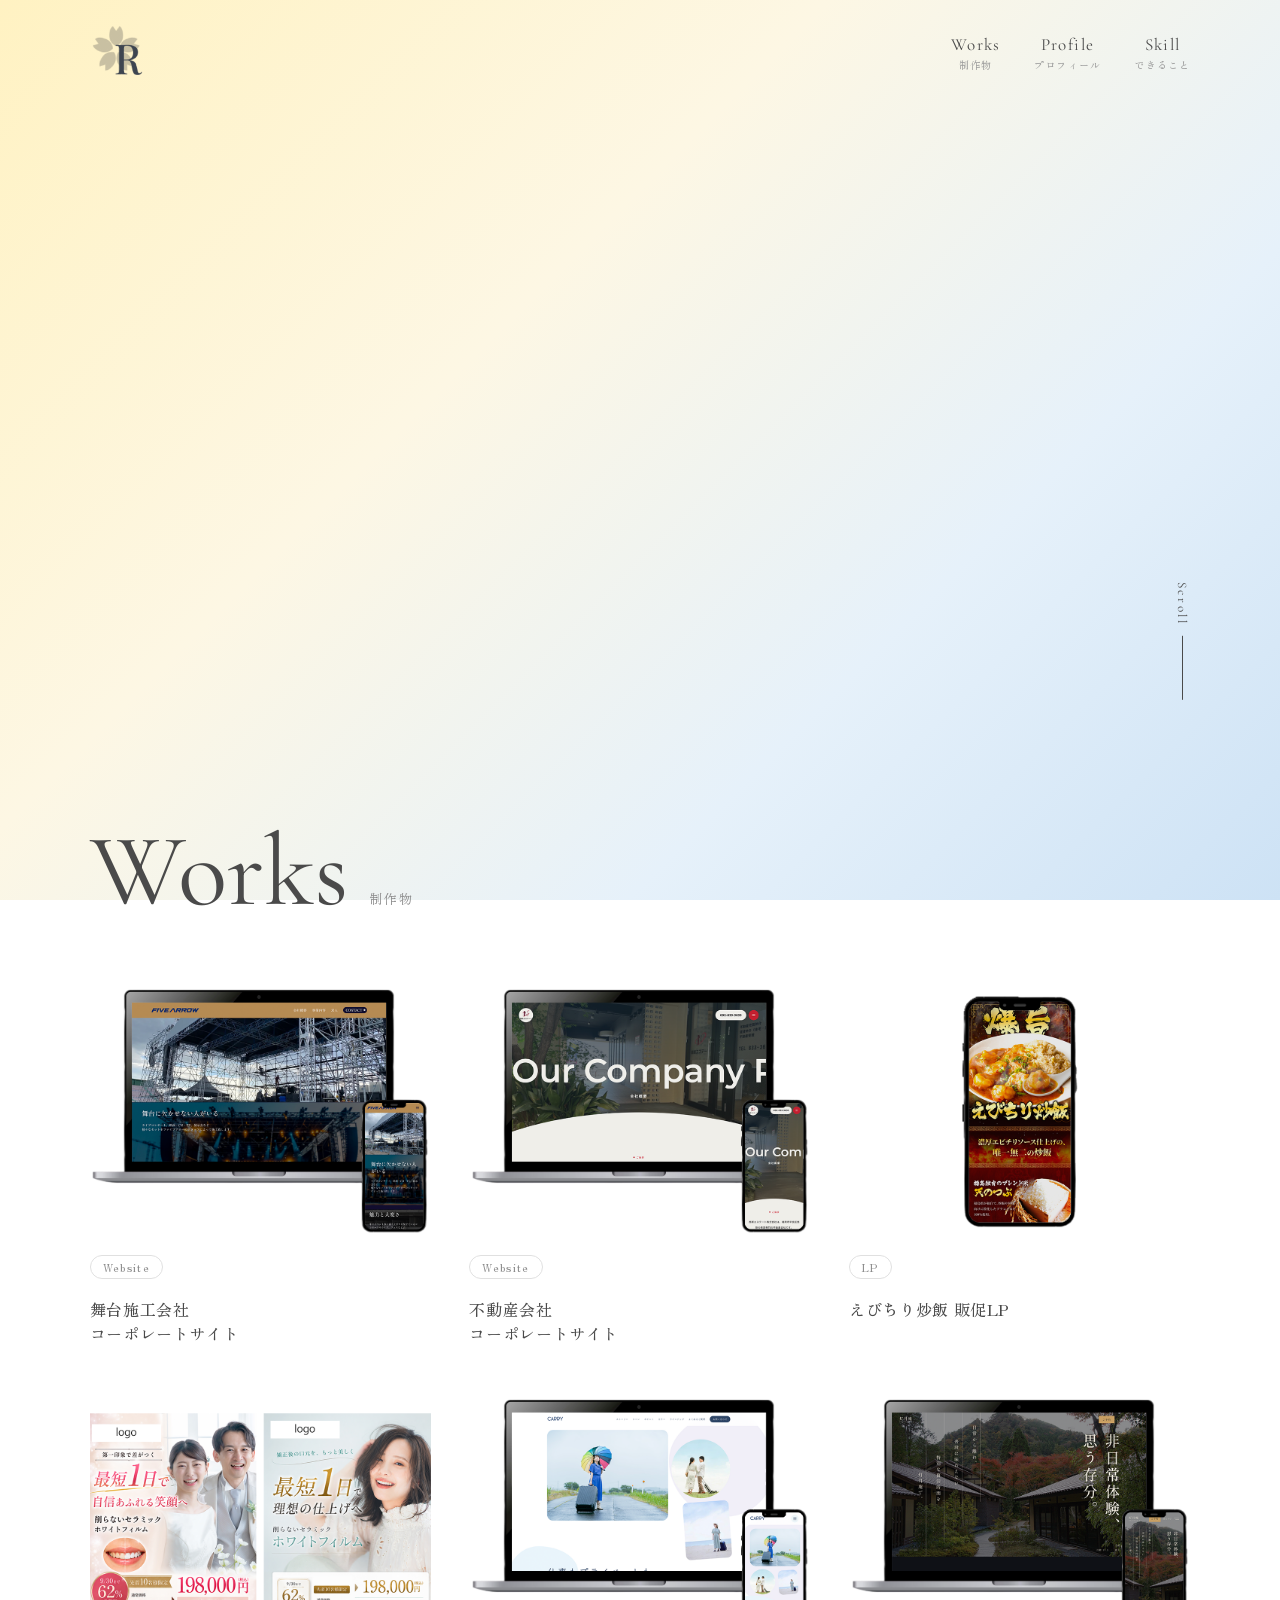
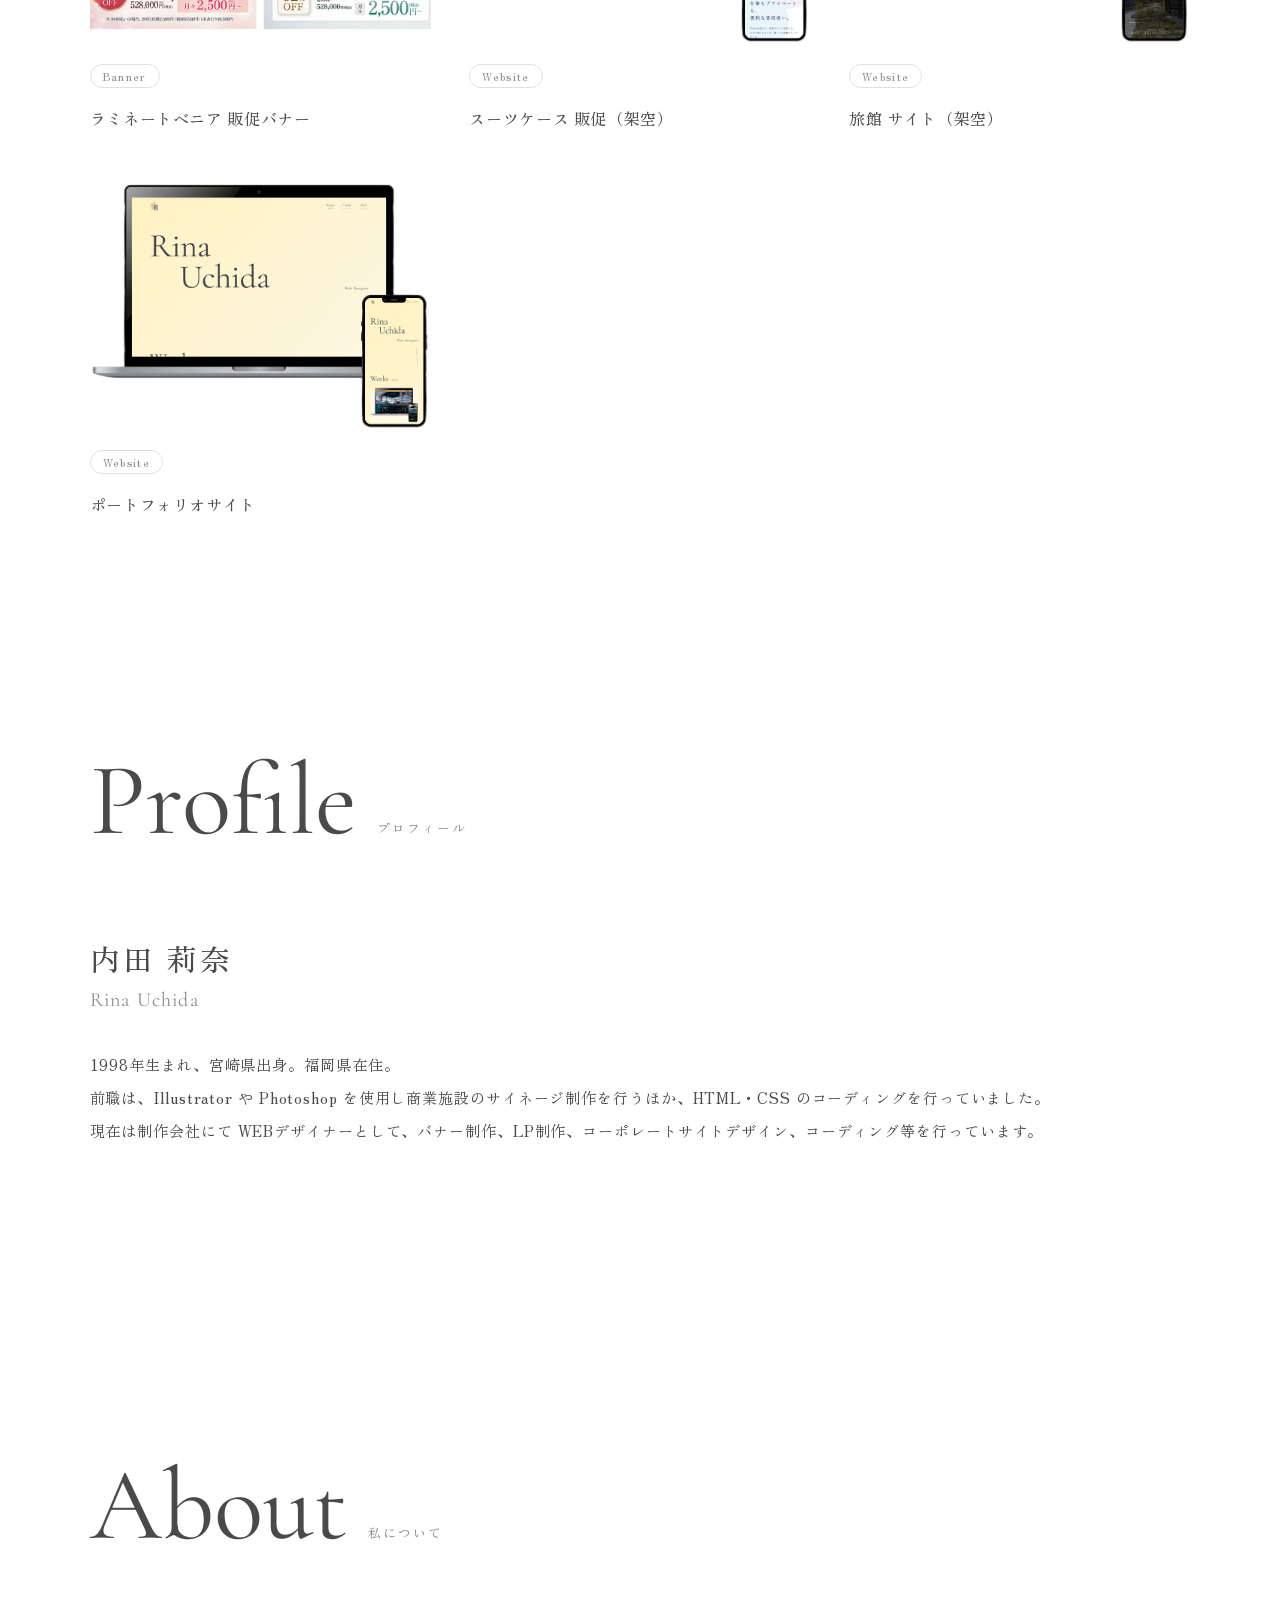
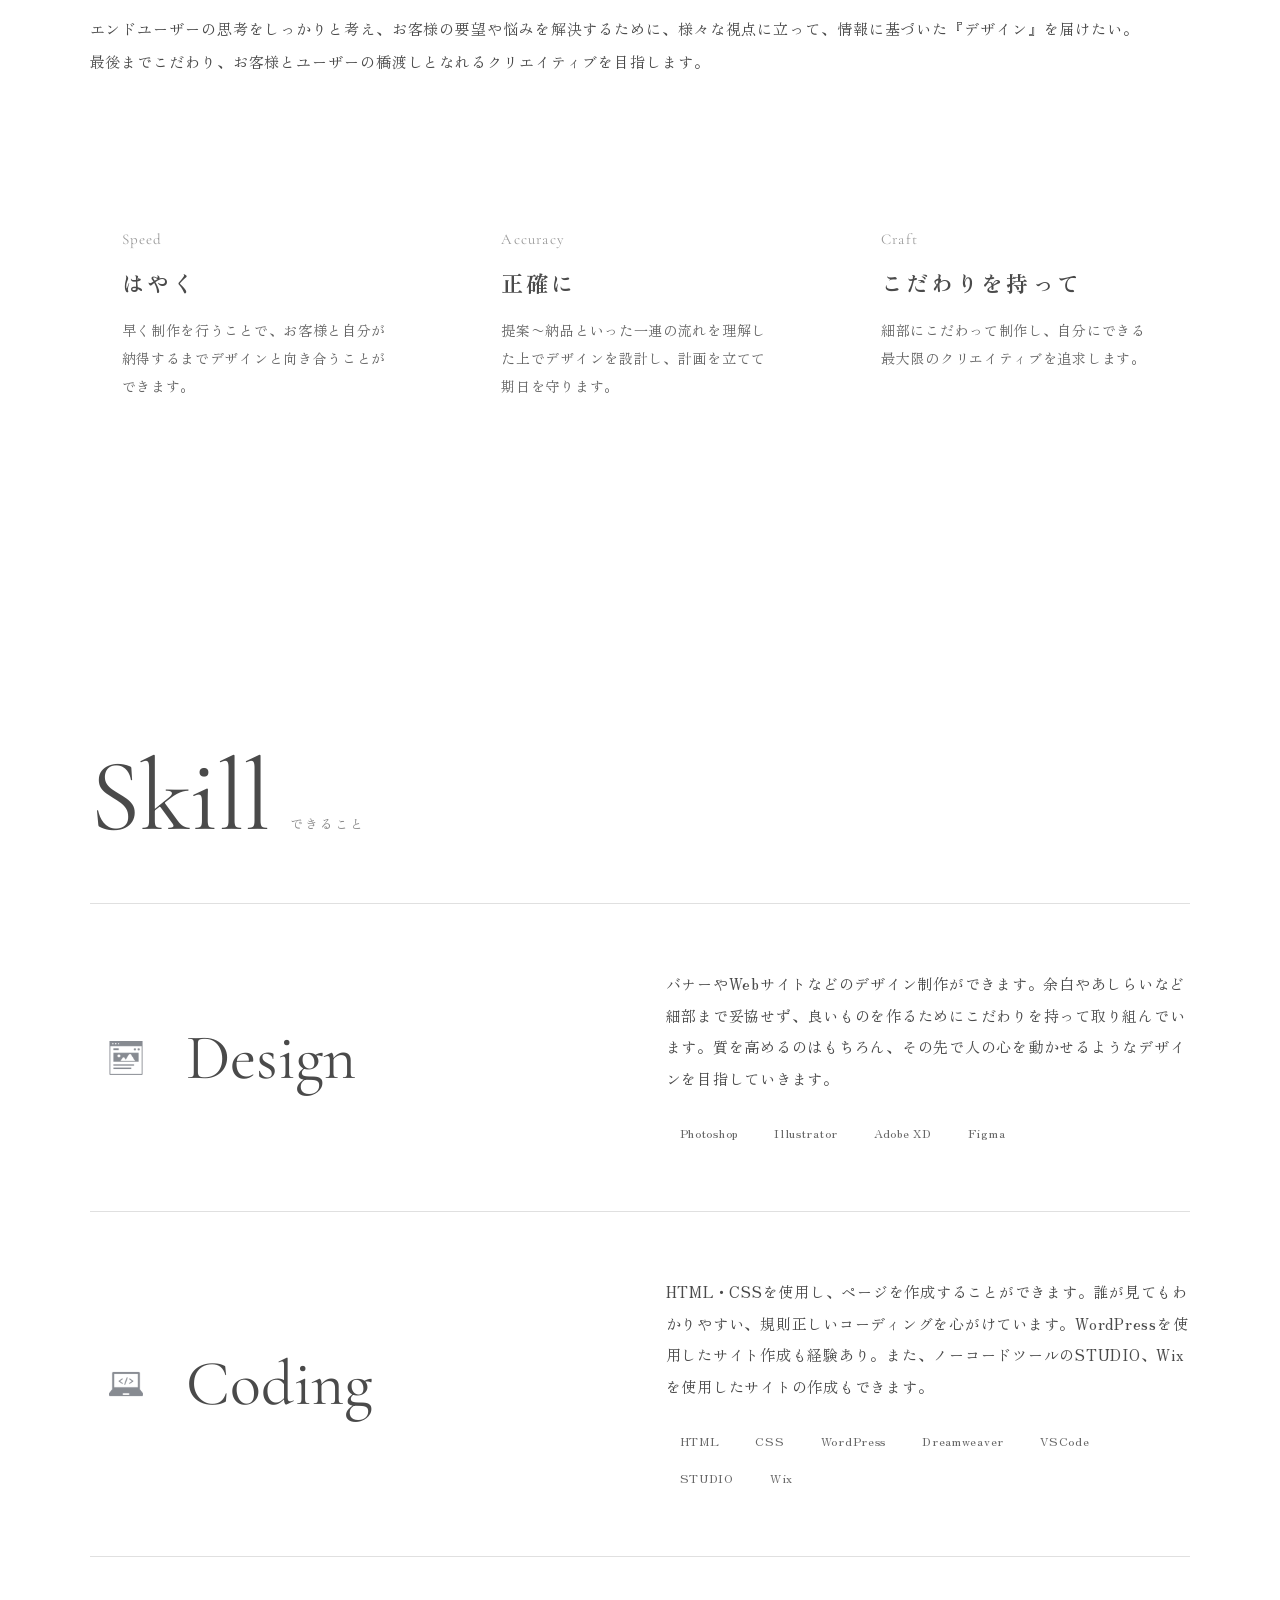
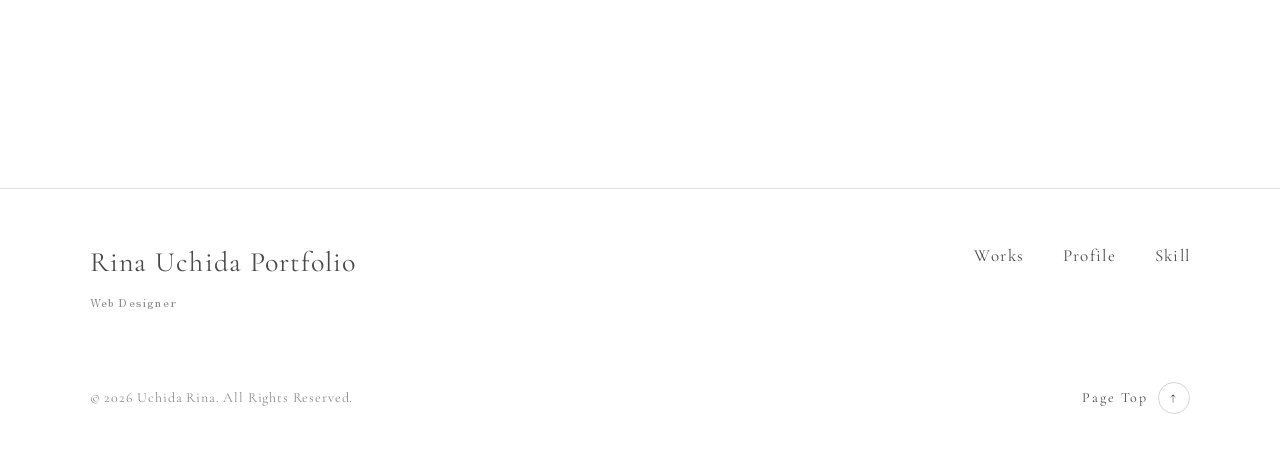
<file: index.html>
<!DOCTYPE html>
<html lang="ja">
<head>
<meta charset="UTF-8">
<meta name="viewport" content="width=device-width, initial-scale=1">
<title>Rina Uchida Portfolio</title>
<link rel="preconnect" href="https://fonts.googleapis.com">
<link rel="preconnect" href="https://fonts.gstatic.com" crossorigin>
<link href="https://fonts.googleapis.com/css2?family=Cormorant+Garamond:wght@400;500&amp;family=Zen+Old+Mincho:wght@400;500;700&amp;display=swap" rel="stylesheet">
<link rel="stylesheet" href="css/style.css">
</head>
<body>
<div class="page">
  <div class="bg is-anim" id="js-bg"></div>
  <div class="content">

    <div class="loader" id="js-loader">
      <div class="loader__pct en"><span id="js-pct">00</span>%</div>
      <div class="loader__name en">RINA UCHIDA PORTFOLIO</div>
    </div>

    <header class="header px" id="js-header">
      <a href="#top" class="header__logo js-scroll" aria-label="トップへ戻る"><img src="images/logo.png" alt="R"></a>
      <nav class="gnav">
        <a href="#works" class="js-scroll"><span>Works</span><small>制作物</small></a>
        <a href="#profile" class="js-scroll"><span>Profile</span><small>プロフィール</small></a>
        <a href="#skill" class="js-scroll"><span>Skill</span><small>できること</small></a>
      </nav>
    </header>

    <main>
      <section class="kv px" id="top">
        <div class="kv__inner">
          <h1 class="kv__title">
            <span class="kv__line"><span>Rina</span></span>
            <span class="kv__line kv__line--indent"><span>Uchida</span></span>
          </h1>
          <div class="kv__sub">Web Designer</div>
        </div>
        <div class="kv__scroll"><span>Scroll</span><span class="kv__scroll-line"></span></div>
      </section>

      <section class="works px" id="works">
        <div class="sec-head js-reveal"><h2>Works</h2><span>制作物</span></div>
        <div class="works__list">
          <a href="fivearrow.html" class="work-card js-reveal">
            <div class="work-card__img"><img src="images/fivearrow-main.png" alt="舞台施工会社　 コーポレートサイト"></div>
            <span class="tag">Website</span>
            <div class="work-card__body"><span class="work-card__title">舞台施工会社<br>コーポレートサイト</span></div>
          </a>

          <a href="nishi-est.html" class="work-card js-reveal">
            <div class="work-card__img"><img src="images/nishi-est-main.png" alt="不動産会社 コーポレートサイト"></div>
            <span class="tag">Website</span>
            <div class="work-card__body"><span class="work-card__title">不動産会社<br>コーポレートサイト</span></div>
          </a>

          <a href="ebichiri.html" class="work-card js-reveal">
            <div class="work-card__img"><img src="images/ebichiri-main.png" alt="えびちり炒飯 販促LP"></div>
            <span class="tag">LP</span>
            <div class="work-card__body"><span class="work-card__title">えびちり炒飯 販促LP</span></div>
          </a>

          <a href="clinic.html" class="work-card js-reveal">
            <div class="work-card__img"><img src="images/clinic-main.png" alt="ラミネートベニア 販促バナー"></div>
            <span class="tag">Banner</span>
            <div class="work-card__body"><span class="work-card__title">ラミネートベニア 販促バナー</span></div>
          </a>

          <a href="carry.html" class="work-card js-reveal">
            <div class="work-card__img"><img src="images/carry-main.png" alt="スーツケース 販促（架空）"></div>
            <span class="tag">Website</span>
            <div class="work-card__body"><span class="work-card__title">スーツケース 販促（架空）</span></div>
          </a>

          <a href="togetsuan.html" class="work-card js-reveal">
            <div class="work-card__img"><img src="images/togetsuan-main.png" alt="旅館 サイト（架空）"></div>
            <span class="tag">Website</span>
            <div class="work-card__body"><span class="work-card__title">旅館 サイト（架空）</span></div>
          </a>

          <!-- <a href="work03.html" class="work-card js-reveal">
            <div class="work-card__img"><img src="images/work03.jpg" alt="eSIM 販促（架空）"></div>
            <span class="tag">LP</span>
            <div class="work-card__body"><span class="work-card__title">eSIM 販促（架空）</span></div>
          </a> -->

          <!-- <a href="work04.html" class="work-card js-reveal">
            <div class="work-card__img"><img src="images/work04.jpg" alt="日焼け止め商品 販促（架空）"></div>
            <span class="tag">Banner</span>
            <div class="work-card__body"><span class="work-card__title">日焼け止め商品 販促（架空）</span></div>
          </a> -->

          <!-- <a href="work05.html" class="work-card js-reveal">
            <div class="work-card__img"><img src="images/work05.jpg" alt="旅館広告（架空）"></div>
            <span class="tag">Banner</span>
            <div class="work-card__body"><span class="work-card__title">旅館広告（架空）</span></div>
          </a> -->

          <a href="portfolio.html" class="work-card js-reveal">
            <div class="work-card__img"><img src="images/portfolio-main.png" alt="ポートフォリオサイト"></div>
            <span class="tag">Website</span>
            <div class="work-card__body"><span class="work-card__title">ポートフォリオサイト</span></div>
          </a>
        </div>
      </section>

      <section class="profile px" id="profile">
        <div class="profile__inner">
          <div class="sec-head js-reveal"><h2>Profile</h2><span>プロフィール</span></div>
          <div class="profile__body">
            <div class="profile__name js-reveal">
              <span class="profile__name-ja">内田 莉奈</span>
              <span class="profile__name-en">Rina Uchida</span>
            </div>
            <p class="text js-reveal">1998年生まれ、宮崎県出身。福岡県在住。<br>前職は、Illustrator や Photoshop を使用し商業施設のサイネージ制作を行うほか、HTML・CSS のコーディングを行っていました。<br>現在は制作会社にて WEBデザイナーとして、バナー制作、LP制作、コーポレートサイトデザイン、コーディング等を行っています。</p>
          </div>
        </div>
      </section>

      <section class="about px" id="about">
        <div class="sec-head js-reveal"><h2>About</h2><span>私について</span></div>
        <p class="text about__lead js-reveal">エンドユーザーの思考をしっかりと考え、お客様の要望や悩みを解決するために、様々な視点に立って、情報に基づいた『デザイン』を届けたい。<br>最後までこだわり、お客様とユーザーの橋渡しとなれるクリエイティブを目指します。</p>
        <div class="values">
          <div class="value js-reveal">
            <span class="value__en">Speed</span>
            <span class="value__ja">はやく</span>
            <p>早く制作を行うことで、お客様と自分が納得するまでデザインと向き合うことができます。</p>
          </div>
          <div class="value js-reveal">
            <span class="value__en">Accuracy</span>
            <span class="value__ja">正確に</span>
            <p>提案〜納品といった一連の流れを理解した上でデザインを設計し、計画を立てて期日を守ります。</p>
          </div>
          <div class="value js-reveal">
            <span class="value__en">Craft</span>
            <span class="value__ja">こだわりを持って</span>
            <p>細部にこだわって制作し、自分にできる最大限のクリエイティブを追求します。</p>
          </div>
        </div>
      </section>

      <section class="skill px" id="skill">
        <div class="sec-head js-reveal"><h2>Skill</h2><span>できること</span></div>
        <div class="skill__list">
          <div class="skill__item js-reveal">
            <div class="skill__head">
              <div class="skill__icon"><img src="images/icon-design.png" alt=""></div>
              <span class="skill__title">Design</span>
            </div>
            <div class="skill__body">
              <p>バナーやWebサイトなどのデザイン制作ができます。余白やあしらいなど細部まで妥協せず、良いものを作るためにこだわりを持って取り組んでいます。質を高めるのはもちろん、その先で人の心を動かせるようなデザインを目指していきます。</p>
              <ul class="tools"><li>Photoshop</li><li>Illustrator</li><li>Adobe XD</li><li>Figma</li></ul>
            </div>
          </div>
          <div class="skill__item js-reveal">
            <div class="skill__head">
              <div class="skill__icon"><img src="images/icon-coding.png" alt=""></div>
              <span class="skill__title">Coding</span>
            </div>
            <div class="skill__body">
              <p>HTML・CSSを使用し、ページを作成することができます。誰が見てもわかりやすい、規則正しいコーディングを心がけています。WordPressを使用したサイト作成も経験あり。また、ノーコードツールのSTUDIO、Wixを使用したサイトの作成もできます。</p>
              <ul class="tools"><li>HTML</li><li>CSS</li><li>WordPress</li><li>Dreamweaver</li><li>VSCode</li><li>STUDIO</li><li>Wix</li></ul>
            </div>
          </div>
        </div>
      </section>
    </main>

    <footer class="footer px">
      <div class="footer__top">
        <a href="#top" class="header__logo js-scroll" aria-label="トップへ戻る">
          <div class="footer__brand"><strong>Rina Uchida Portfolio</strong><span>Web Designer</span></div>
        </a>
        <nav class="footer__nav">
          <a href="#works" class="js-scroll">Works</a>
          <a href="#profile" class="js-scroll">Profile</a>
          <a href="#skill" class="js-scroll">Skill</a>
        </nav>
      </div>
      <div class="footer__bottom">
        <small class="footer__copy">© 2026 Uchida Rina. All Rights Reserved.</small>
        <a href="#top" class="pagetop js-scroll">Page Top <span>↑</span></a>
      </div>
    </footer>

  </div>
</div>
<script src="js/main.js"></script>
</body>
</html>
</file>
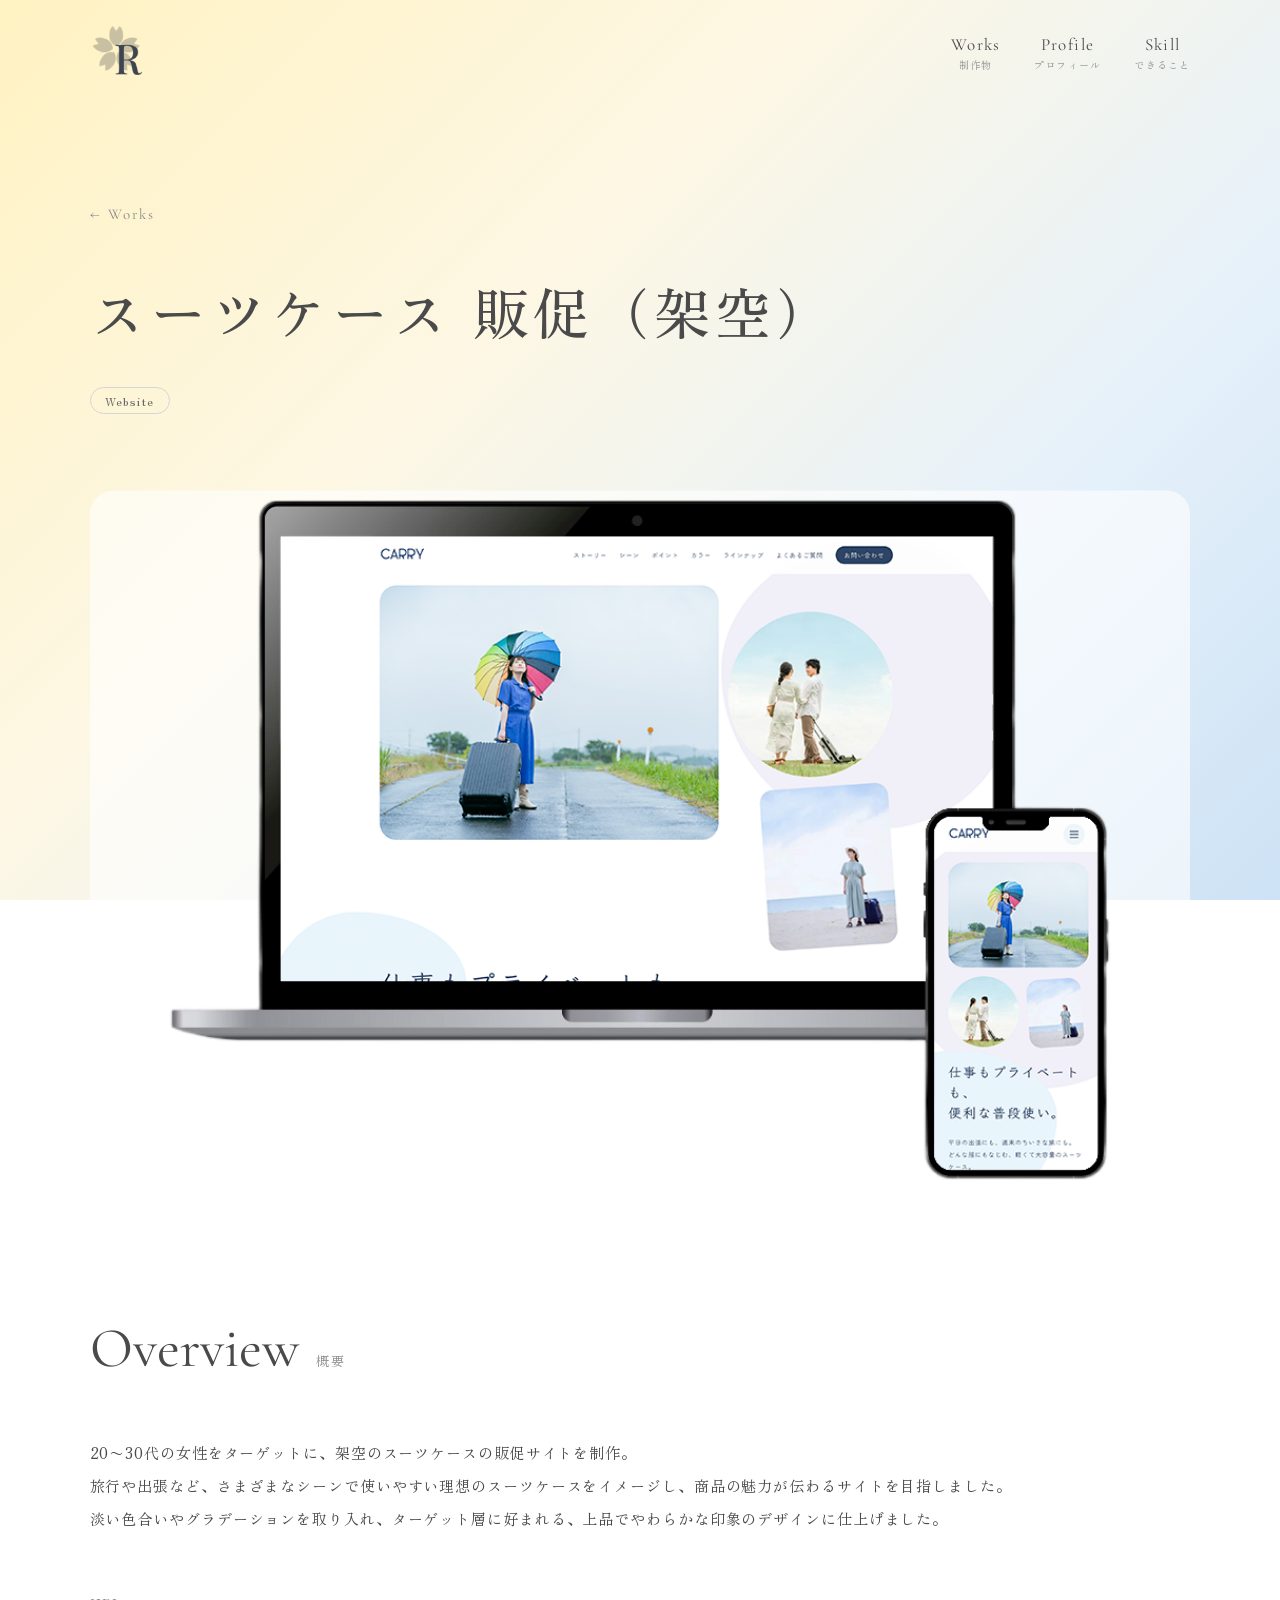
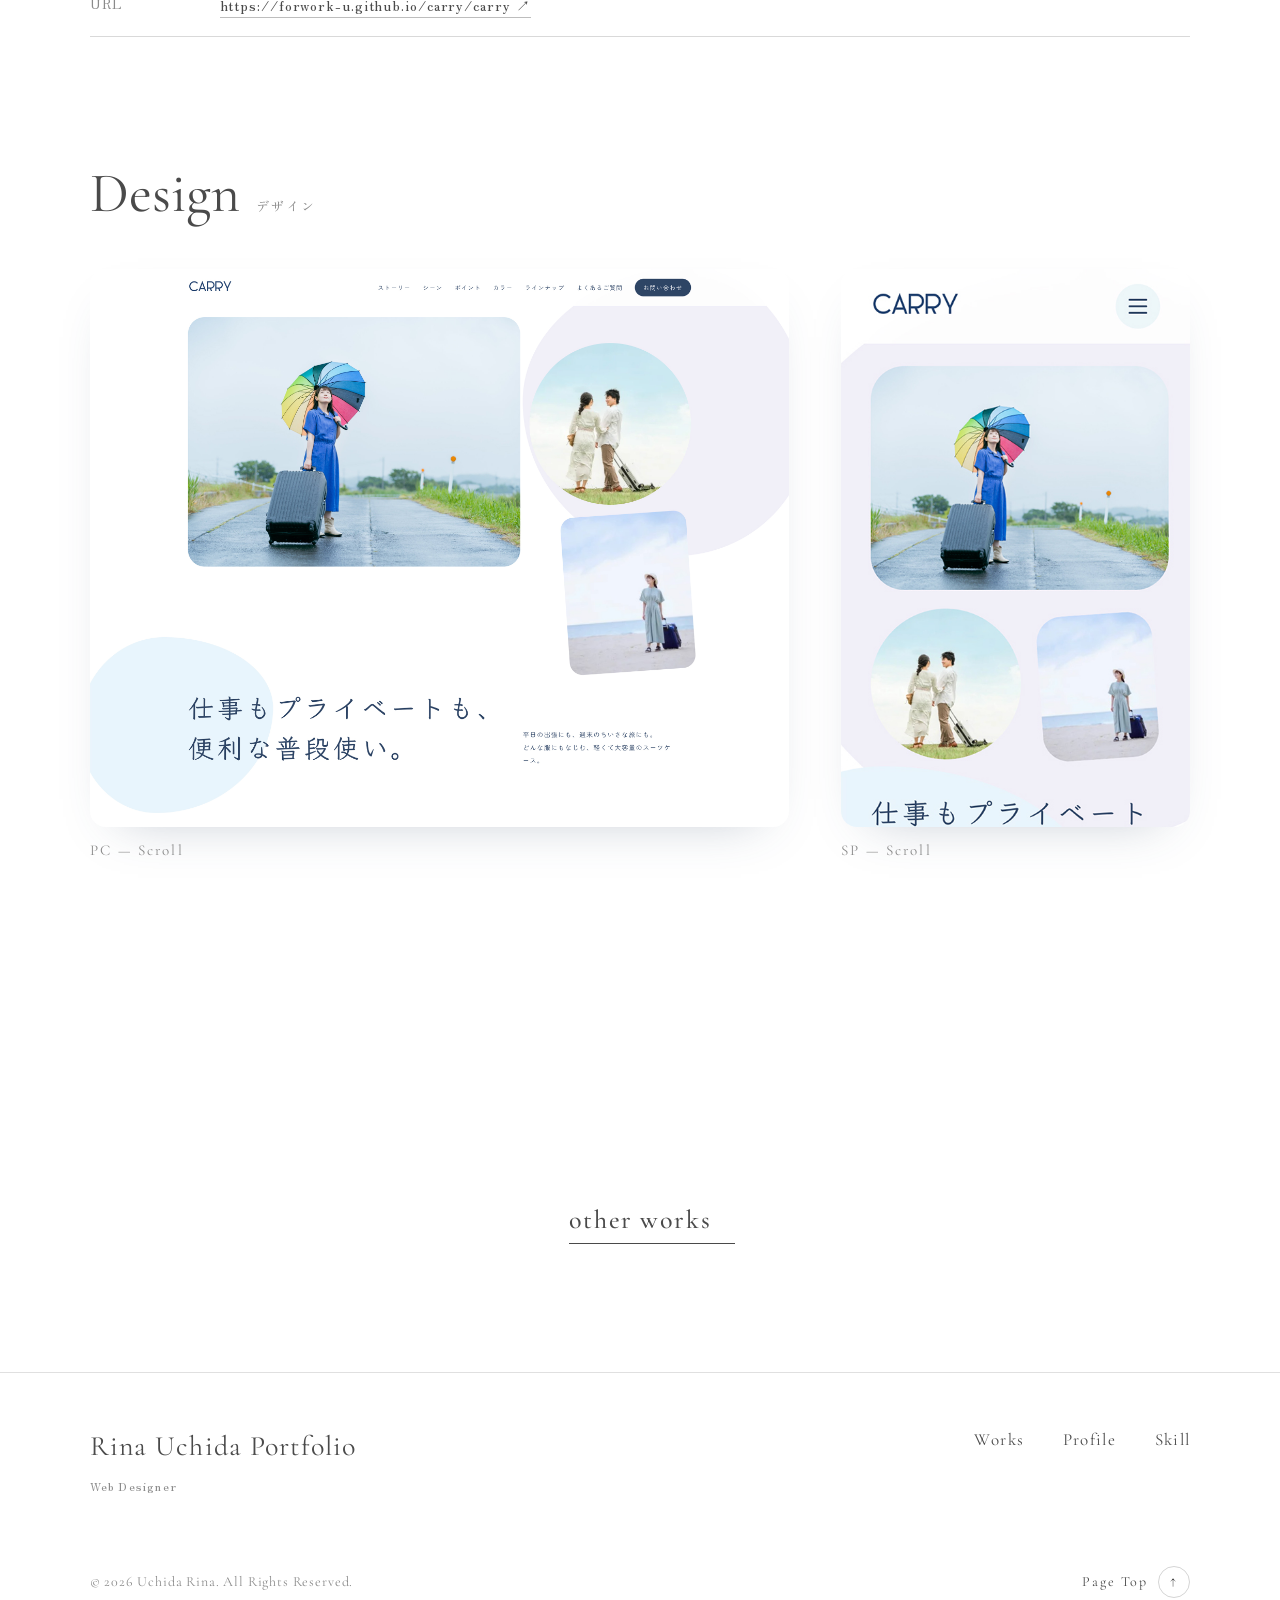
<file: carry.html>
<!DOCTYPE html>
<html lang="ja">
<head>
<meta charset="UTF-8">
<meta name="viewport" content="width=device-width, initial-scale=1">
<title>スーツケース 販促（架空） | Rina Uchida Portfolio</title>
<link rel="preconnect" href="https://fonts.googleapis.com">
<link rel="preconnect" href="https://fonts.gstatic.com" crossorigin>
<link href="https://fonts.googleapis.com/css2?family=Cormorant+Garamond:wght@400;500&amp;family=Zen+Old+Mincho:wght@400;500;700&amp;display=swap" rel="stylesheet">
<link rel="stylesheet" href="css/style.css">
</head>
<body class="detail-page">
<div class="page">
  <div class="bg"></div>
  <div class="content">

    <header class="header px" id="js-header">
      <a href="index.html" class="header__logo" aria-label="トップへ戻る"><img src="images/logo.png" alt="R"></a>
      <nav class="gnav">
        <a href="index.html#works"><span>Works</span><small>制作物</small></a>
        <a href="index.html#profile"><span>Profile</span><small>プロフィール</small></a>
        <a href="index.html#skill"><span>Skill</span><small>できること</small></a>
      </nav>
    </header>

    <main>
      <section class="detail-title px">
        <a href="index.html#works" class="back">← Works</a>
        <div class="detail-title__inner">
          <h1><span>スーツケース 販促（架空）</span></h1>
          <div class="detail-meta">
            <span class="tag">Website</span>
          </div>
        </div>
      </section>

      <section class="main-visual px">
        <div class="main-visual__img"><img src="images/carry-main.png" alt="スーツケース 販促（架空）"></div>
      </section>

      <section class="detail-sec px">
        <div class="overview">
          <div class="overview__text js-reveal">
            <div class="sec-head"><h2>Overview</h2><span>概要</span></div>
            <p class="text">20〜30代の女性をターゲットに、架空のスーツケースの販促サイトを制作。<br>
              旅行や出張など、さまざまなシーンで使いやすい理想のスーツケースをイメージし、商品の魅力が伝わるサイトを目指しました。<br>
              淡い色合いやグラデーションを取り入れ、ターゲット層に好まれる、上品でやわらかな印象のデザインに仕上げました。</p>
          </div>
          <dl class="spec js-reveal">
            <div><dt>URL</dt><dd><a href="https://forwork-u.github.io/carry/carry/" target="_blank" rel="noopener">https://forwork-u.github.io/carry/carry ↗</a></dd></div>
          </dl>
        </div>
      </section>

      <section class="detail-sec design px">
        <div class="sec-head js-reveal"><h2>Design</h2><span>デザイン</span></div>
        <div class="design__list">
          <figure class="design__item js-reveal">
            <div class="design__scroll"><img src="images/carry-pc.jpg" alt="PC"></div>
            <figcaption>PC — Scroll</figcaption>
          </figure>
          <figure class="design__item js-reveal">
            <div class="design__scroll"><img src="images/carry-sp.jpg" alt="SP"></div>
            <figcaption>SP — Scroll</figcaption>
          </figure>
        </div>
      </section>

      <section class="pager px">
        <div class="pager__list">
          <a href="clinic.html" class="pager__item js-reveal">
            <div class="pager__img"><img src="images/clinic-main.png" alt=""></div>
            <div class="pager__body"><span class="pager__dir">← Prev</span><span class="pager__title">ラミネートベニア 販促バナー</span></div>
          </a>
          <a href="togetsuan.html" class="pager__item js-reveal">
            <div class="pager__img"><img src="images/togetsuan-main.png" alt=""></div>
            <div class="pager__body"><span class="pager__dir">Next →</span><span class="pager__title">旅館 サイト（架空）</span></div>
          </a>
        </div>
        <div class="other"><a href="index.html#works">other works</a></div>
      </section>
    </main>

    <footer class="footer px">
      <div class="footer__top">
        <a href="index.html" class="header__logo js-scroll" aria-label="トップへ戻る">
          <div class="footer__brand"><strong>Rina Uchida Portfolio</strong><span>Web Designer</span></div>
        </a>
        <nav class="footer__nav">
          <a href="index.html#works">Works</a>
          <a href="index.html#profile">Profile</a>
          <a href="index.html#skill">Skill</a>
        </nav>
      </div>
      <div class="footer__bottom">
        <small class="footer__copy">© 2026 Uchida Rina. All Rights Reserved.</small>
        <a href="#" class="pagetop" id="js-pagetop">Page Top <span>↑</span></a>
      </div>
    </footer>

  </div>
</div>
<script src="js/works.js"></script>
</body>
</html>
</file>
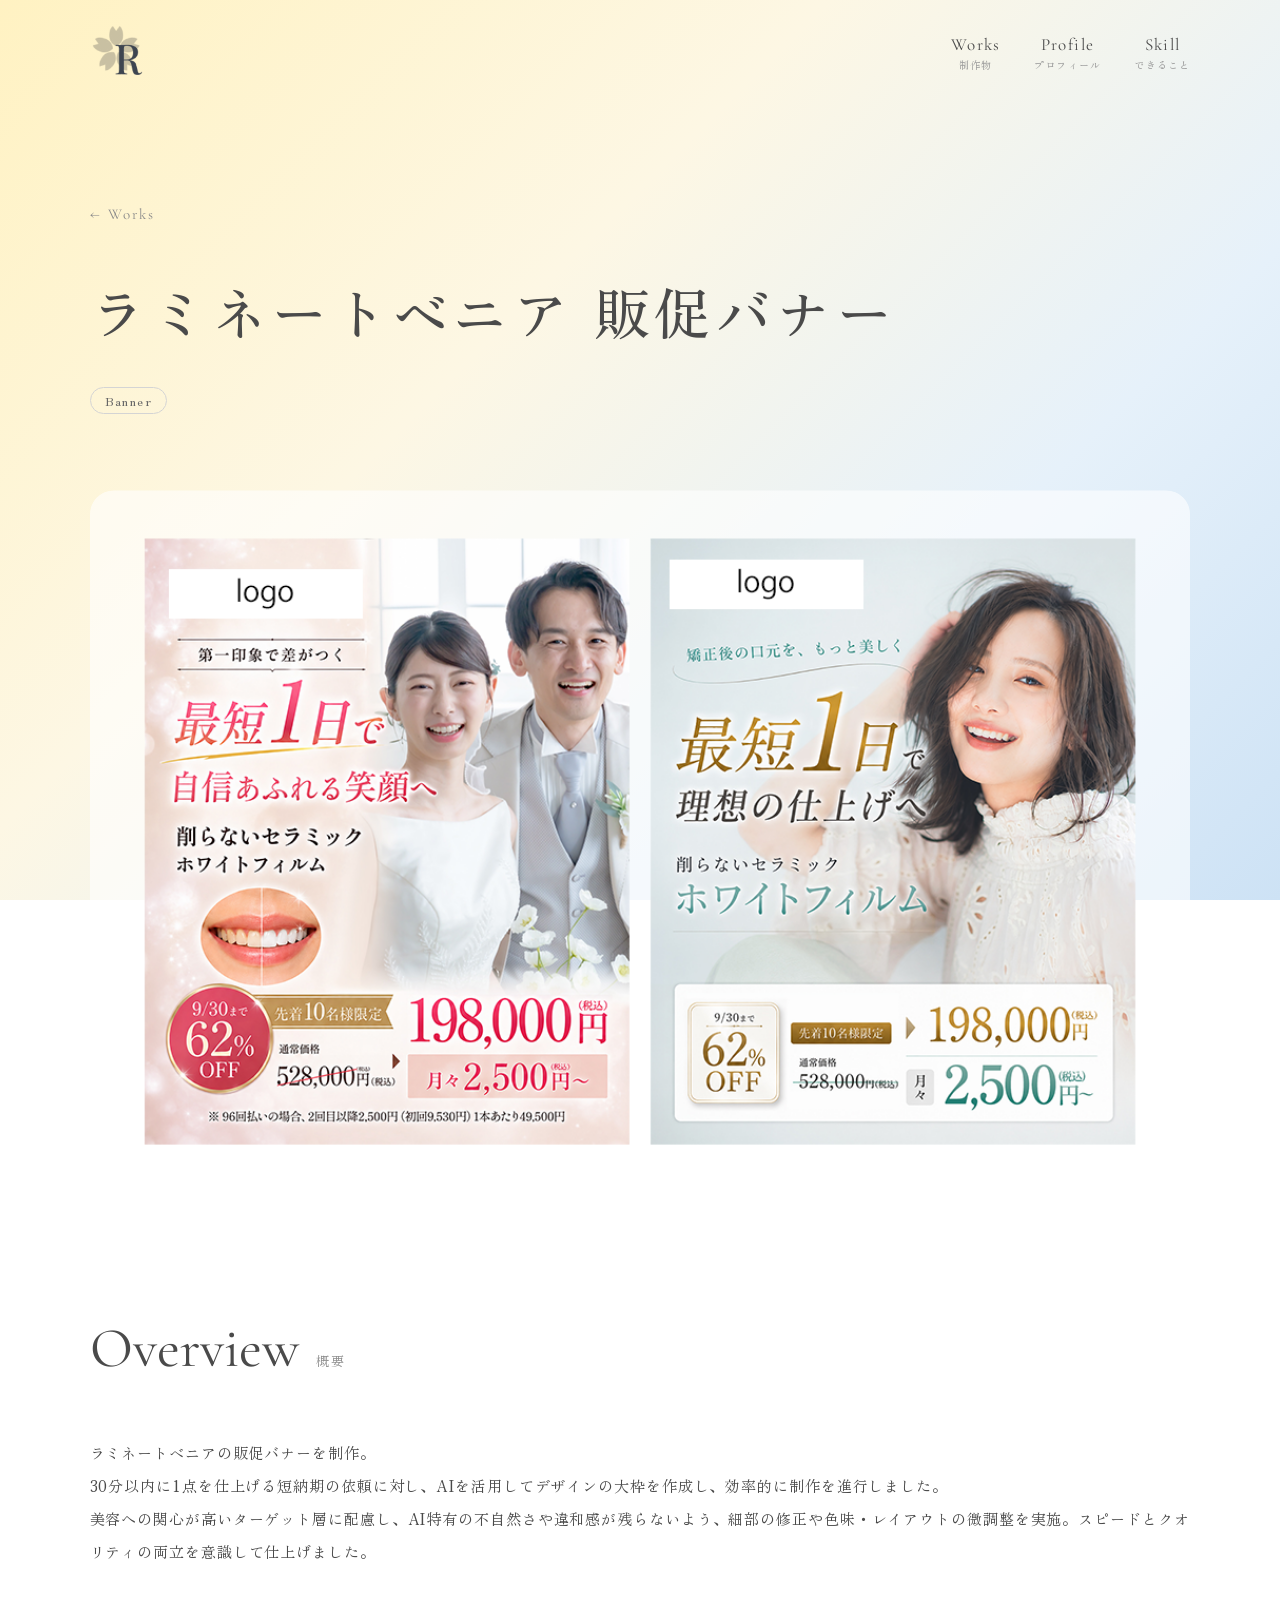
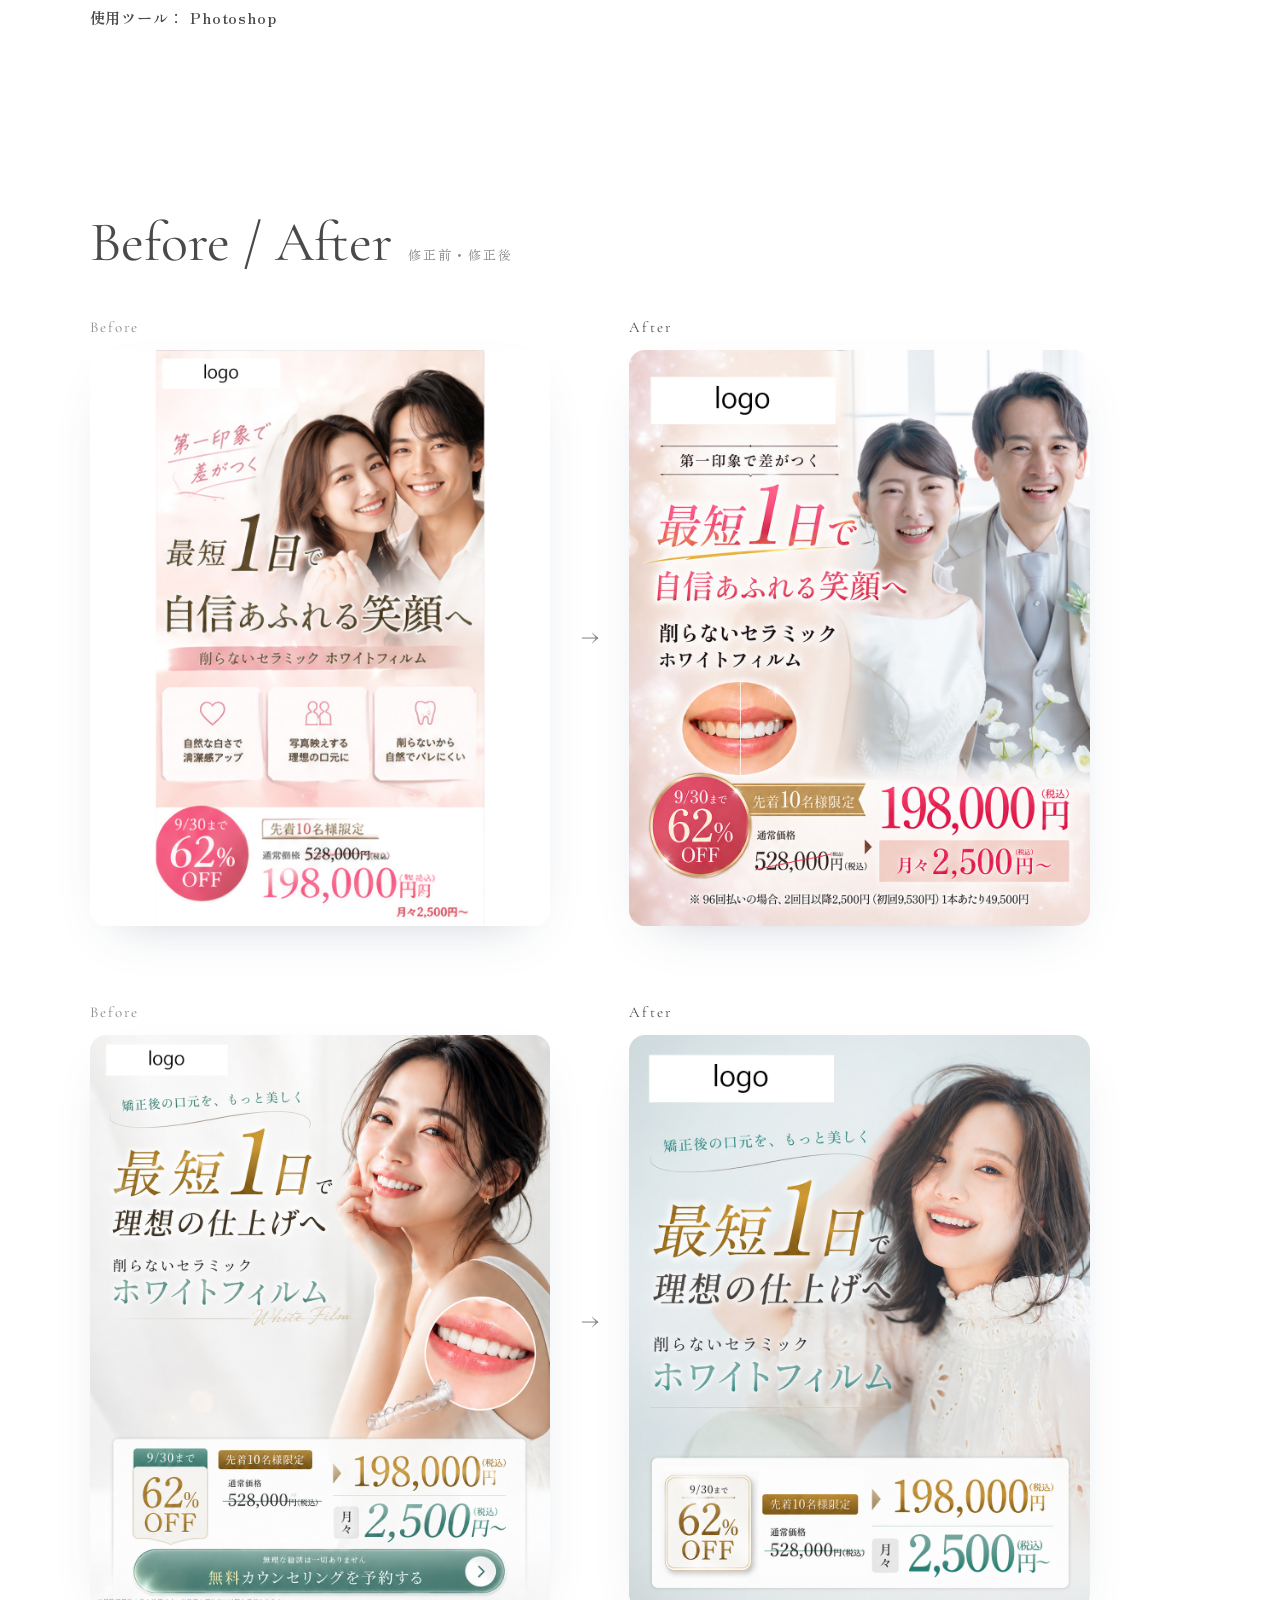
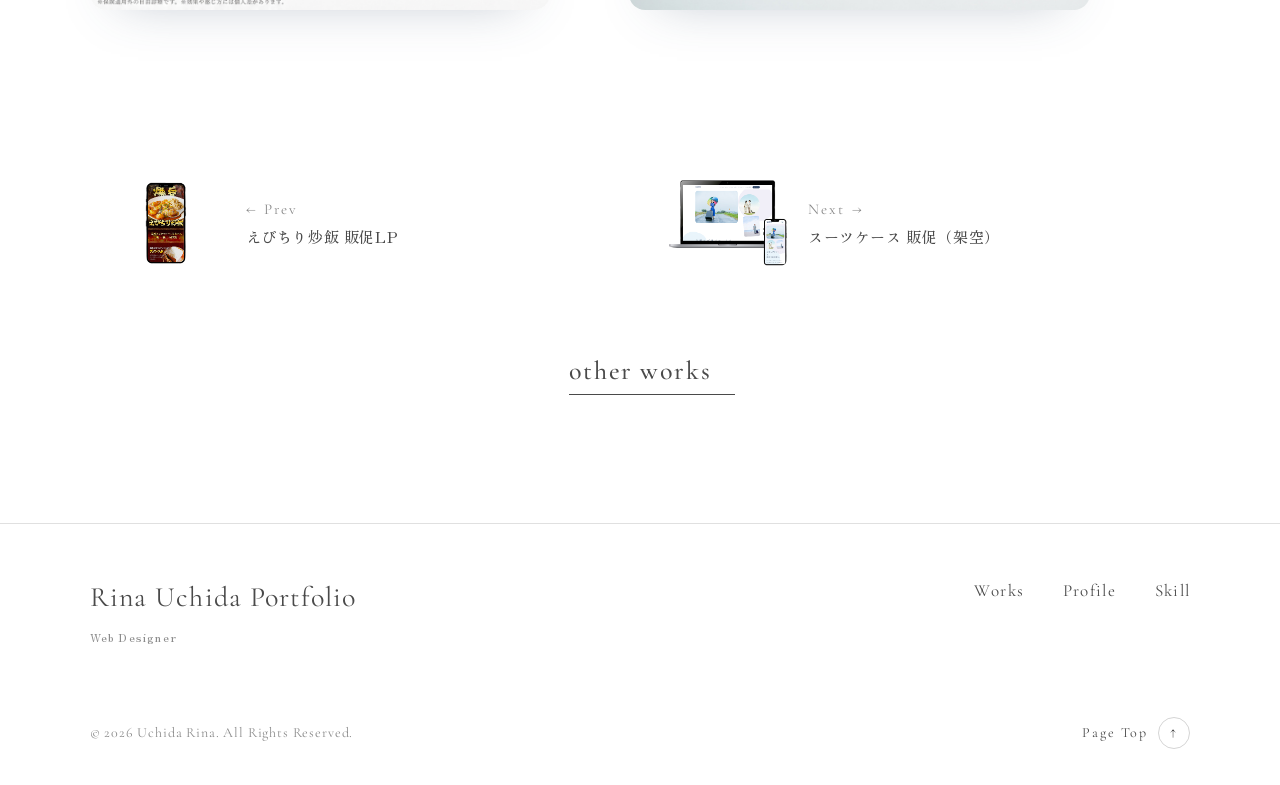
<file: clinic.html>
<!DOCTYPE html>
<html lang="ja">
<head>
<meta charset="UTF-8">
<meta name="viewport" content="width=device-width, initial-scale=1">
<title>ラミネートベニア 販促バナー | Rina Uchida Portfolio</title>
<link rel="preconnect" href="https://fonts.googleapis.com">
<link rel="preconnect" href="https://fonts.gstatic.com" crossorigin>
<link href="https://fonts.googleapis.com/css2?family=Cormorant+Garamond:wght@400;500&amp;family=Zen+Old+Mincho:wght@400;500;700&amp;display=swap" rel="stylesheet">
<link rel="stylesheet" href="css/style.css">
</head>
<body class="detail-page">
<div class="page">
  <div class="bg"></div>
  <div class="content">

    <header class="header px" id="js-header">
      <a href="index.html" class="header__logo" aria-label="トップへ戻る"><img src="images/logo.png" alt="R"></a>
      <nav class="gnav">
        <a href="index.html#works"><span>Works</span><small>制作物</small></a>
        <a href="index.html#profile"><span>Profile</span><small>プロフィール</small></a>
        <a href="index.html#skill"><span>Skill</span><small>できること</small></a>
      </nav>
    </header>

    <main>
      <section class="detail-title px">
        <a href="index.html#works" class="back">← Works</a>
        <div class="detail-title__inner">
          <h1><span>ラミネートベニア 販促バナー</span></h1>
          <div class="detail-meta">
            <span class="tag">Banner</span>
          </div>
        </div>
      </section>

      <section class="main-visual px">
        <div class="main-visual__img"><img src="images/clinic-main.png" alt="ラミネートベニア 販促バナー"></div>
      </section>

      <section class="detail-sec px">
        <div class="overview">
          <div class="overview__text js-reveal">
            <div class="sec-head"><h2>Overview</h2><span>概要</span></div>
            <p class="text">ラミネートベニアの販促バナーを制作。<br>
              30分以内に1点を仕上げる短納期の依頼に対し、AIを活用してデザインの大枠を作成し、効率的に制作を進行しました。<br>
              美容への関心が高いターゲット層に配慮し、AI特有の不自然さや違和感が残らないよう、細部の修正や色味・レイアウトの微調整を実施。スピードとクオリティの両立を意識して仕上げました。<br><br>
              <b>使用ツール： Photoshop</b></p></p>
          </div>
        </div>
      </section>

      <section class="detail-sec ba px">
        <div class="sec-head js-reveal"><h2>Before / After</h2><span>修正前・修正後</span></div>
        <div class="ba__list">
          <div class="ba__row">
            <figure class="ba__item js-reveal">
              <figcaption>Before</figcaption>
              <div class="ba__img"><img src="images/clinic-01b.jpg" alt="修正前のバナー"></div>
            </figure>
            <span class="ba__arrow" aria-hidden="true">→</span>
            <figure class="ba__item ba__item--after js-reveal">
              <figcaption>After</figcaption>
              <div class="ba__img"><img src="images/clinic-01a.jpg" alt="修正後のバナー"></div>
            </figure>
          </div>

          <div class="ba__row">
            <figure class="ba__item js-reveal">
              <figcaption>Before</figcaption>
              <div class="ba__img"><img src="images/clinic-02b.jpg" alt="修正前のバナー"></div>
            </figure>
            <span class="ba__arrow" aria-hidden="true">→</span>
            <figure class="ba__item ba__item--after js-reveal">
              <figcaption>After</figcaption>
              <div class="ba__img"><img src="images/clinic-02a.jpg" alt="修正後のバナー"></div>
            </figure>
          </div>
        </div>
      </section>

      <section class="pager px">
        <div class="pager__list">
          <a href="ebichiri.html" class="pager__item js-reveal">
            <div class="pager__img"><img src="images/ebichiri-main.png" alt=""></div>
            <div class="pager__body"><span class="pager__dir">← Prev</span><span class="pager__title">えびちり炒飯 販促LP</span></div>
          </a>
          <a href="carry.html" class="pager__item js-reveal">
            <div class="pager__img"><img src="images/carry-main.png" alt=""></div>
            <div class="pager__body"><span class="pager__dir">Next →</span><span class="pager__title">スーツケース 販促（架空）</span></div>
          </a>
        </div>
        <div class="other"><a href="index.html#works">other works</a></div>
      </section>
    </main>

    <footer class="footer px">
      <div class="footer__top">
        <a href="index.html" class="header__logo js-scroll" aria-label="トップへ戻る">
          <div class="footer__brand"><strong>Rina Uchida Portfolio</strong><span>Web Designer</span></div>
        </a>
        <nav class="footer__nav">
          <a href="index.html#works">Works</a>
          <a href="index.html#profile">Profile</a>
          <a href="index.html#skill">Skill</a>
        </nav>
      </div>
      <div class="footer__bottom">
        <small class="footer__copy">© 2026 Uchida Rina. All Rights Reserved.</small>
        <a href="#" class="pagetop" id="js-pagetop">Page Top <span>↑</span></a>
      </div>
    </footer>

  </div>
</div>
<script src="js/works.js"></script>
</body>
</html>
</file>
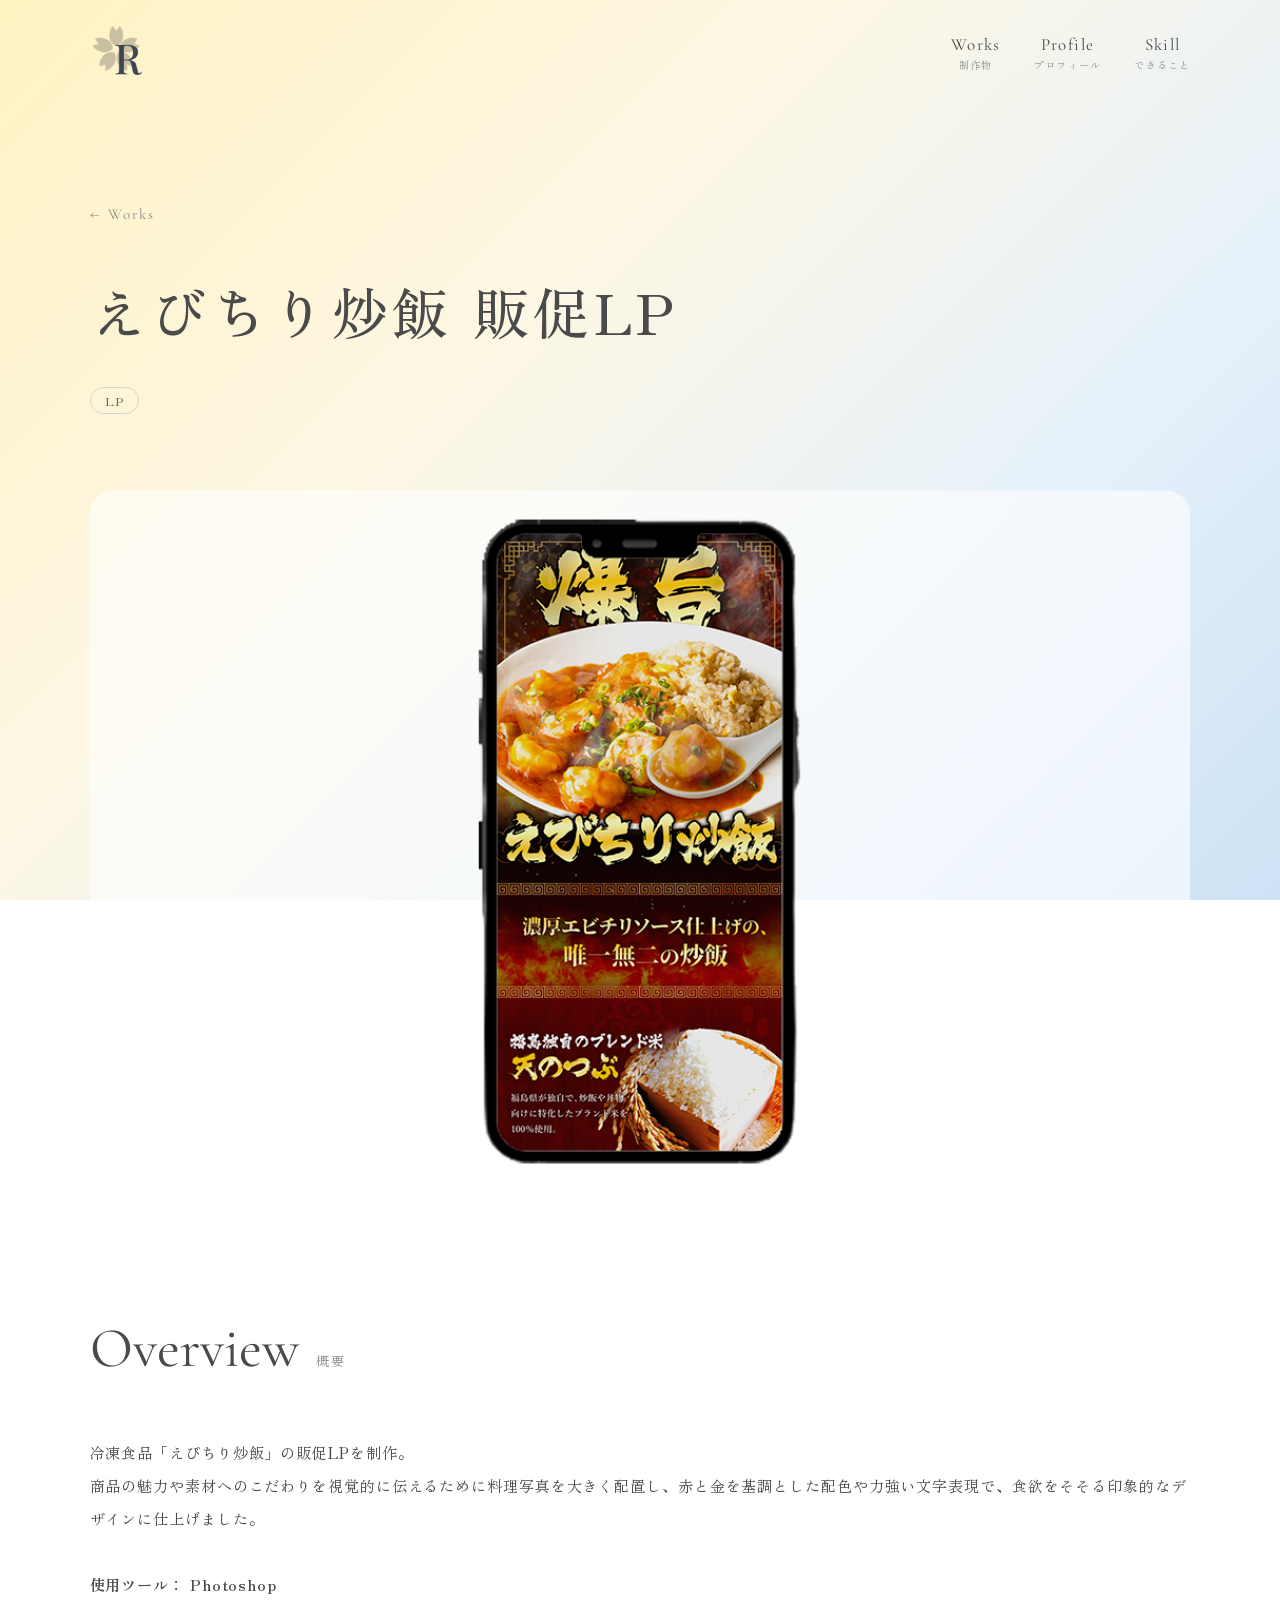
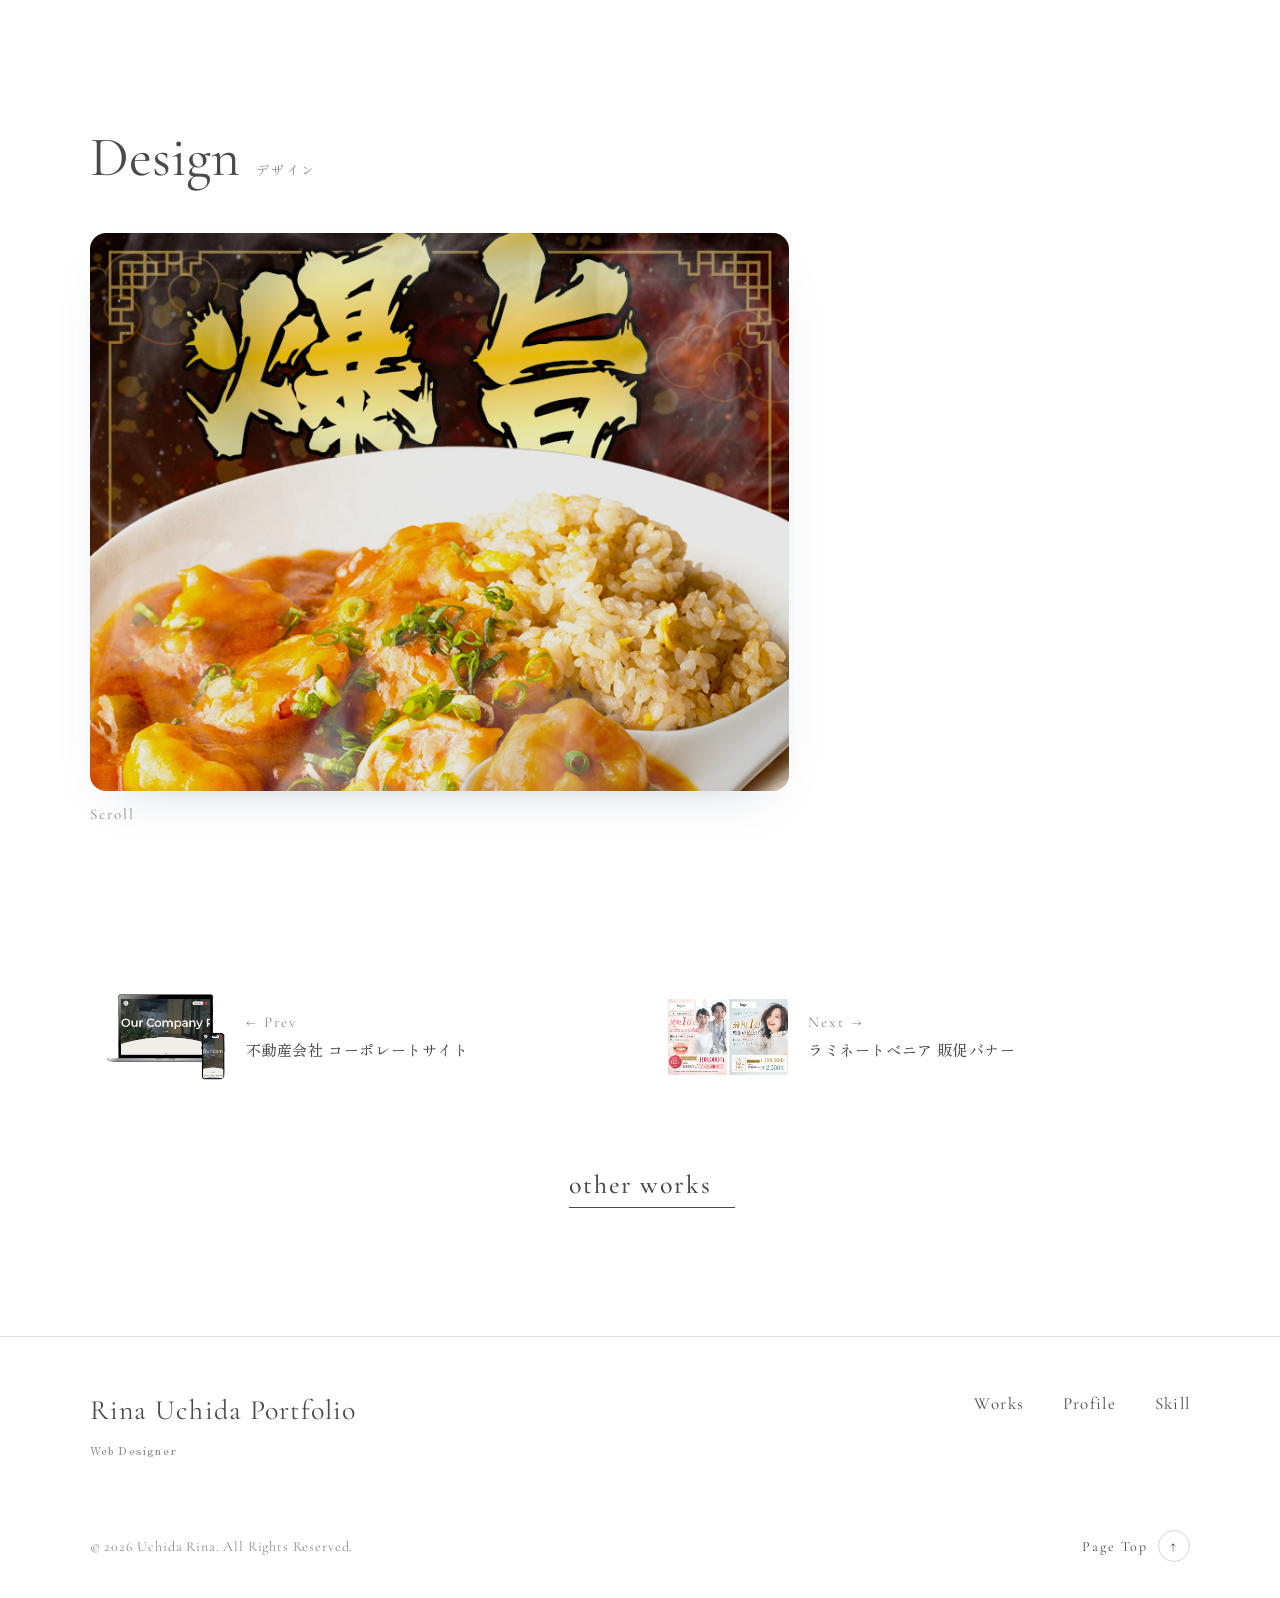
<file: ebichiri.html>
<!DOCTYPE html>
<html lang="ja">
<head>
<meta charset="UTF-8">
<meta name="viewport" content="width=device-width, initial-scale=1">
<title>炒飯専門店東や3代目 えびちり炒飯 | Rina Uchida Portfolio</title>
<link rel="preconnect" href="https://fonts.googleapis.com">
<link rel="preconnect" href="https://fonts.gstatic.com" crossorigin>
<link href="https://fonts.googleapis.com/css2?family=Cormorant+Garamond:wght@400;500&amp;family=Zen+Old+Mincho:wght@400;500;700&amp;display=swap" rel="stylesheet">
<link rel="stylesheet" href="css/style.css">
</head>
<body class="detail-page">
<div class="page">
  <div class="bg"></div>
  <div class="content">

    <header class="header px" id="js-header">
      <a href="index.html" class="header__logo" aria-label="トップへ戻る"><img src="images/logo.png" alt="R"></a>
      <nav class="gnav">
        <a href="index.html#works"><span>Works</span><small>制作物</small></a>
        <a href="index.html#profile"><span>Profile</span><small>プロフィール</small></a>
        <a href="index.html#skill"><span>Skill</span><small>できること</small></a>
      </nav>
    </header>

    <main>
      <section class="detail-title px">
        <a href="index.html#works" class="back">← Works</a>
        <div class="detail-title__inner">
          <h1><span>えびちり炒飯 販促LP</span></h1>
          <div class="detail-meta">
            <span class="tag">LP</span>
          </div>
        </div>
      </section>

      <section class="main-visual px">
        <div class="main-visual__img"><img src="images/ebichiri-main.png" alt="えびちり炒飯 販促LP"></div>
      </section>

      <section class="detail-sec px">
        <div class="overview">
          <div class="overview__text js-reveal">
            <div class="sec-head"><h2>Overview</h2><span>概要</span></div>
            <p class="text">冷凍食品「えびちり炒飯」の販促LPを制作。<br>
              商品の魅力や素材へのこだわりを視覚的に伝えるために料理写真を大きく配置し、赤と金を基調とした配色や力強い文字表現で、食欲をそそる印象的なデザインに仕上げました。<br><br>
              <b>使用ツール： Photoshop</b></p>
          </div>
          <!-- <dl class="spec js-reveal">
            <div><dt>URL</dt><dd><a href="https://forwork-u.github.io/carry/carry/" target="_blank" rel="noopener">https://forwork-u.github.io/carry/carry ↗</a></dd></div>
          </dl> -->
        </div>
      </section>

      <section class="detail-sec design px">
        <div class="sec-head js-reveal"><h2>Design</h2><span>デザイン</span></div>
        <div class="design__list">
          <figure class="design__item js-reveal">
            <div class="design__scroll"><img src="images/ebichiri.jpg" alt="PC"></div>
            <figcaption>Scroll</figcaption>
          </figure>
          <!-- <figure class="design__item js-reveal">
            <div class="design__scroll"><img src="images/carry-sp.png" alt="SP"></div>
            <figcaption>SP — Scroll</figcaption>
          </figure> -->
        </div>
      </section>

      <section class="pager px">
        <div class="pager__list">
          <a href="nishi-est.html" class="pager__item js-reveal">
            <div class="pager__img"><img src="images/nishi-est-main.png" alt=""></div>
            <div class="pager__body"><span class="pager__dir">← Prev</span><span class="pager__title">不動産会社 コーポレートサイト</span></div>
          </a>
          <a href="clinic.html" class="pager__item js-reveal">
            <div class="pager__img"><img src="images/clinic-main.png" alt=""></div>
            <div class="pager__body"><span class="pager__dir">Next →</span><span class="pager__title">ラミネートベニア 販促バナー</span></div>
          </a>
        </div>
        <div class="other"><a href="index.html#works">other works</a></div>
      </section>
    </main>

    <footer class="footer px">
      <div class="footer__top">
        <a href="index.html" class="header__logo js-scroll" aria-label="トップへ戻る">
          <div class="footer__brand"><strong>Rina Uchida Portfolio</strong><span>Web Designer</span></div>
        </a>
        <nav class="footer__nav">
          <a href="index.html#works">Works</a>
          <a href="index.html#profile">Profile</a>
          <a href="index.html#skill">Skill</a>
        </nav>
      </div>
      <div class="footer__bottom">
        <small class="footer__copy">© 2026 Uchida Rina. All Rights Reserved.</small>
        <a href="#" class="pagetop" id="js-pagetop">Page Top <span>↑</span></a>
      </div>
    </footer>

  </div>
</div>
<script src="js/works.js"></script>
</body>
</html>
</file>
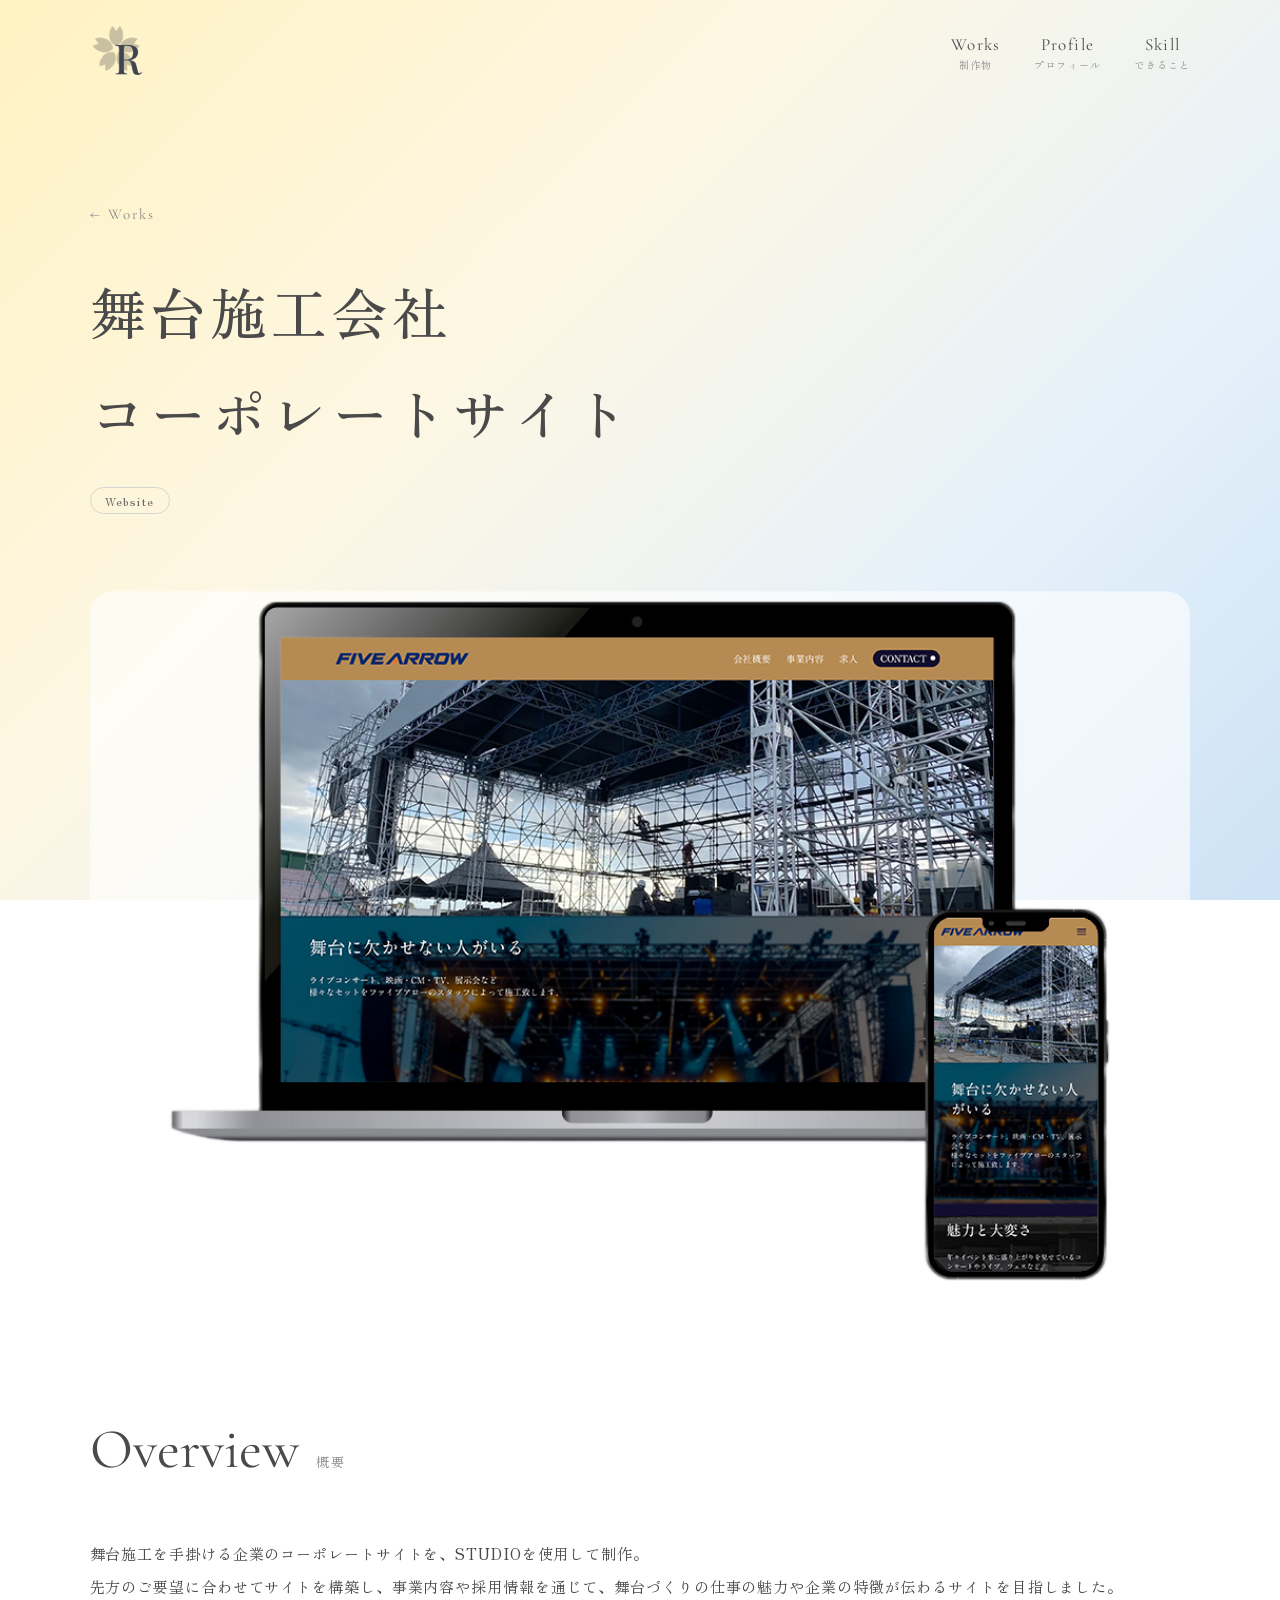
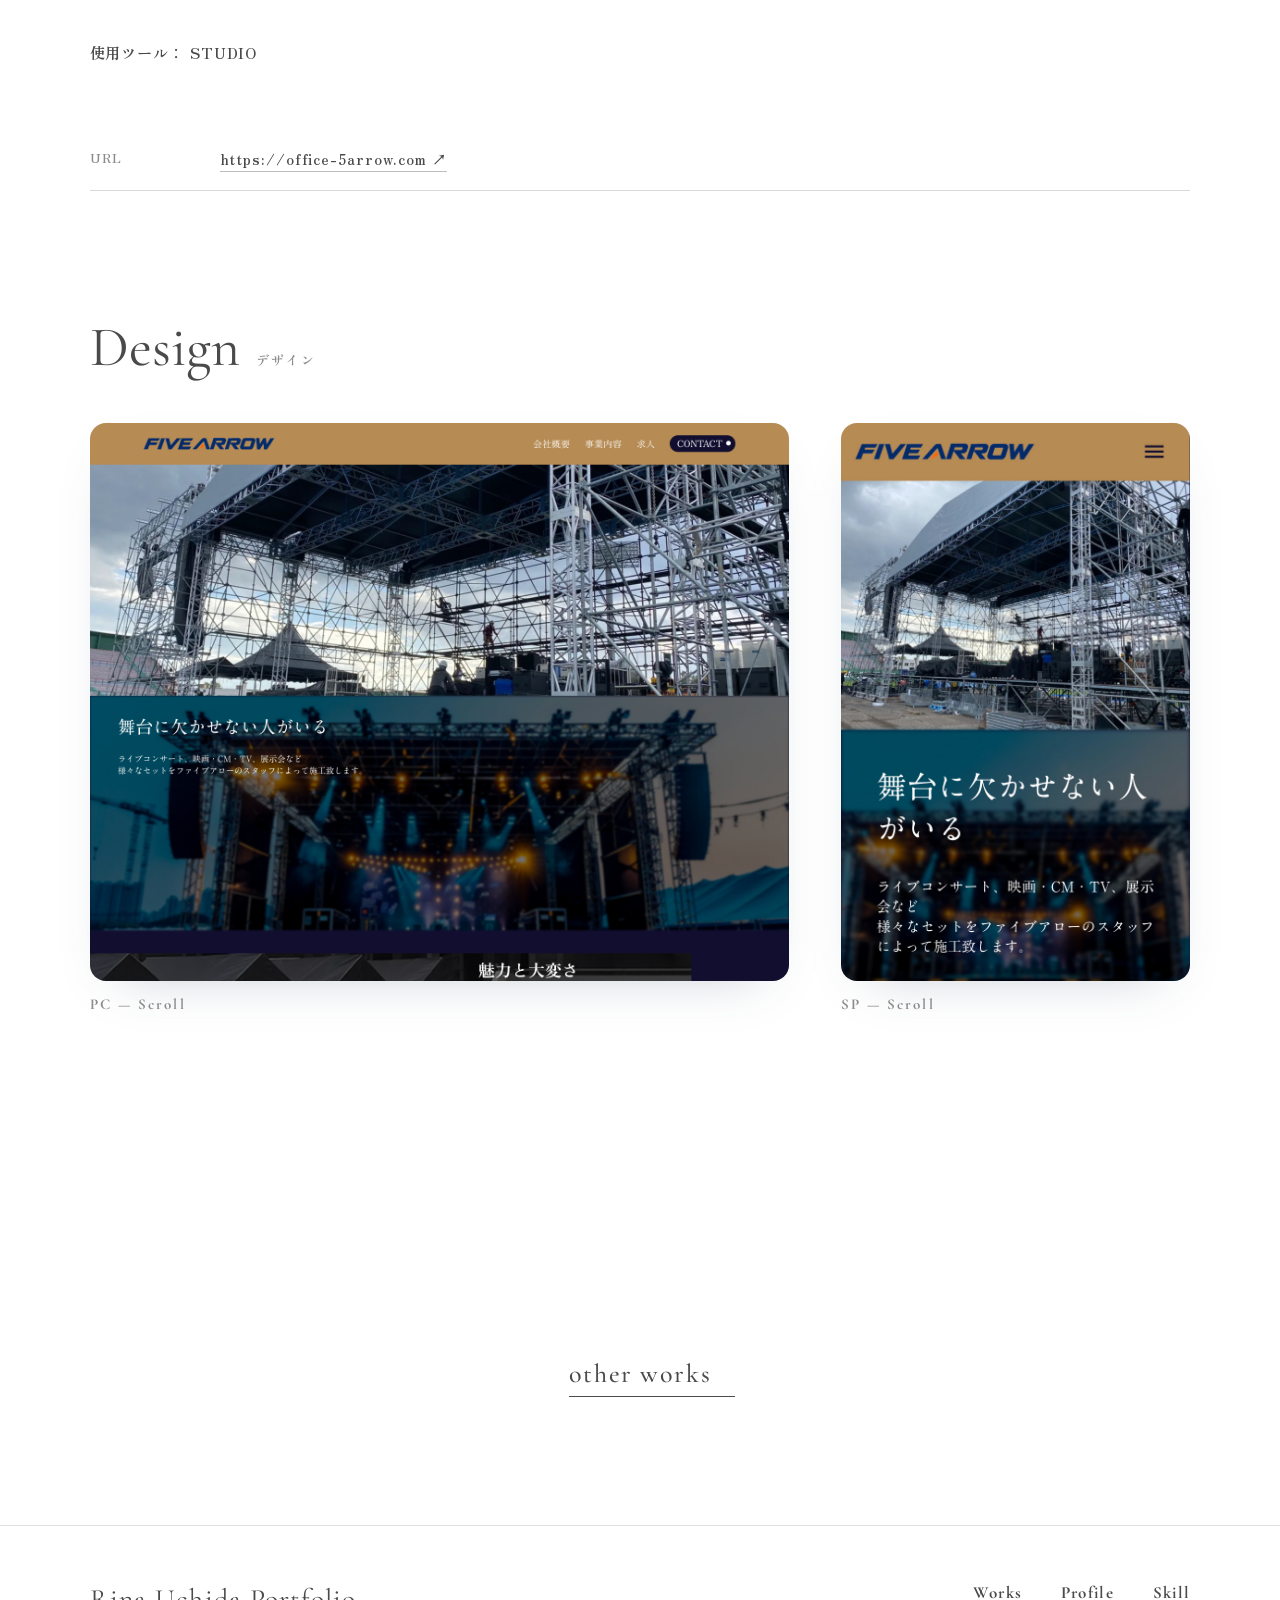
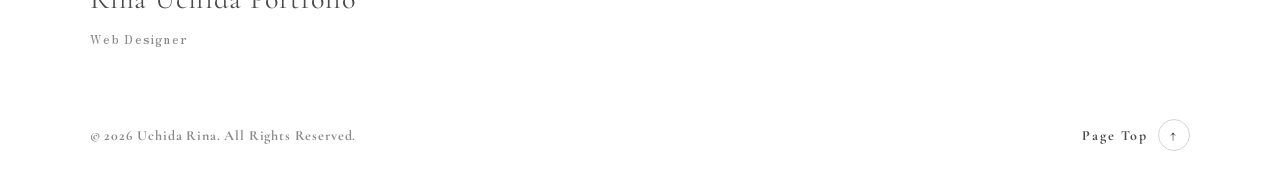
<file: fivearrow.html>
<!DOCTYPE html>
<html lang="ja">
<head>
<meta charset="UTF-8">
<meta name="viewport" content="width=device-width, initial-scale=1">
<title>舞台施工会社 コーポレートサイト | Rina Uchida Portfolio</title>
<link rel="preconnect" href="https://fonts.googleapis.com">
<link rel="preconnect" href="https://fonts.gstatic.com" crossorigin>
<link href="https://fonts.googleapis.com/css2?family=Cormorant+Garamond:wght@400;500&amp;family=Zen+Old+Mincho:wght@400;500;700&amp;display=swap" rel="stylesheet">
<link rel="stylesheet" href="css/style.css">
</head>
<body class="detail-page">
<div class="page">
  <div class="bg"></div>
  <div class="content">

    <header class="header px" id="js-header">
      <a href="index.html" class="header__logo" aria-label="トップへ戻る"><img src="images/logo.png" alt="R"></a>
      <nav class="gnav">
        <a href="index.html#works"><span>Works</span><small>制作物</small></a>
        <a href="index.html#profile"><span>Profile</span><small>プロフィール</small></a>
        <a href="index.html#skill"><span>Skill</span><small>できること</small></a>
      </nav>
    </header>

    <main>
      <section class="detail-title px">
        <a href="index.html#works" class="back">← Works</a>
        <div class="detail-title__inner">
          <h1><span>舞台施工会社<br>コーポレートサイト</span></h1>
          <div class="detail-meta">
            <span class="tag">Website</span>
          </div>
        </div>
      </section>

      <section class="main-visual px">
        <div class="main-visual__img"><img src="images/fivearrow-main.png" alt="舞台施工会社 コーポレートサイト"></div>
      </section>

      <section class="detail-sec px">
        <div class="overview">
          <div class="overview__text js-reveal">
            <div class="sec-head"><h2>Overview</h2><span>概要</span></div>
            <p class="text">舞台施工を手掛ける企業のコーポレートサイトを、STUDIOを使用して制作。<br>
              先方のご要望に合わせてサイトを構築し、事業内容や採用情報を通じて、舞台づくりの仕事の魅力や企業の特徴が伝わるサイトを目指しました。<br><br>
              <b>使用ツール： STUDIO<b></p>
          </div>
          <dl class="spec js-reveal">
            <div><dt>URL</dt><dd><a href="https://office-5arrow.com" target="_blank" rel="noopener">https://office-5arrow.com ↗</a></dd></div>
          </dl>
        </div>
      </section>

      <section class="detail-sec design px">
        <div class="sec-head js-reveal"><h2>Design</h2><span>デザイン</span></div>
        <div class="design__list">
          <figure class="design__item js-reveal">
            <div class="design__scroll"><img src="images/fivearrow-pc.jpg" alt="PC"></div>
            <figcaption>PC — Scroll</figcaption>
          </figure>
          <figure class="design__item js-reveal">
            <div class="design__scroll"><img src="images/fivearrow-sp.jpg" alt="SP"></div>
            <figcaption>SP — Scroll</figcaption>
          </figure>
        </div>
      </section>

      <section class="pager px">
        <div class="pager__list">
          <a href="portfolio.html" class="pager__item js-reveal">
            <div class="pager__img"><img src="images/portfolio-main.png" alt=""></div>
            <div class="pager__body"><span class="pager__dir">← Prev</span><span class="pager__title">ポートフォリオサイト</span></div>
          </a>
          <a href="nishi-est.html" class="pager__item js-reveal">
            <div class="pager__img"><img src="images/nishi-est-main.png" alt=""></div>
            <div class="pager__body"><span class="pager__dir">Next →</span><span class="pager__title">不動産会社 コーポレートサイト</span></div>
          </a>
        </div>
        <div class="other"><a href="index.html#works">other works</a></div>
      </section>
    </main>

    <footer class="footer px">
      <div class="footer__top">
        <a href="index.html" class="header__logo js-scroll" aria-label="トップへ戻る">
          <div class="footer__brand"><strong>Rina Uchida Portfolio</strong><span>Web Designer</span></div>
        </a>
        <nav class="footer__nav">
          <a href="index.html#works">Works</a>
          <a href="index.html#profile">Profile</a>
          <a href="index.html#skill">Skill</a>
        </nav>
      </div>
      <div class="footer__bottom">
        <small class="footer__copy">© 2026 Uchida Rina. All Rights Reserved.</small>
        <a href="#" class="pagetop" id="js-pagetop">Page Top <span>↑</span></a>
      </div>
    </footer>

  </div>
</div>
<script src="js/works.js"></script>
</body>
</html>
</file>
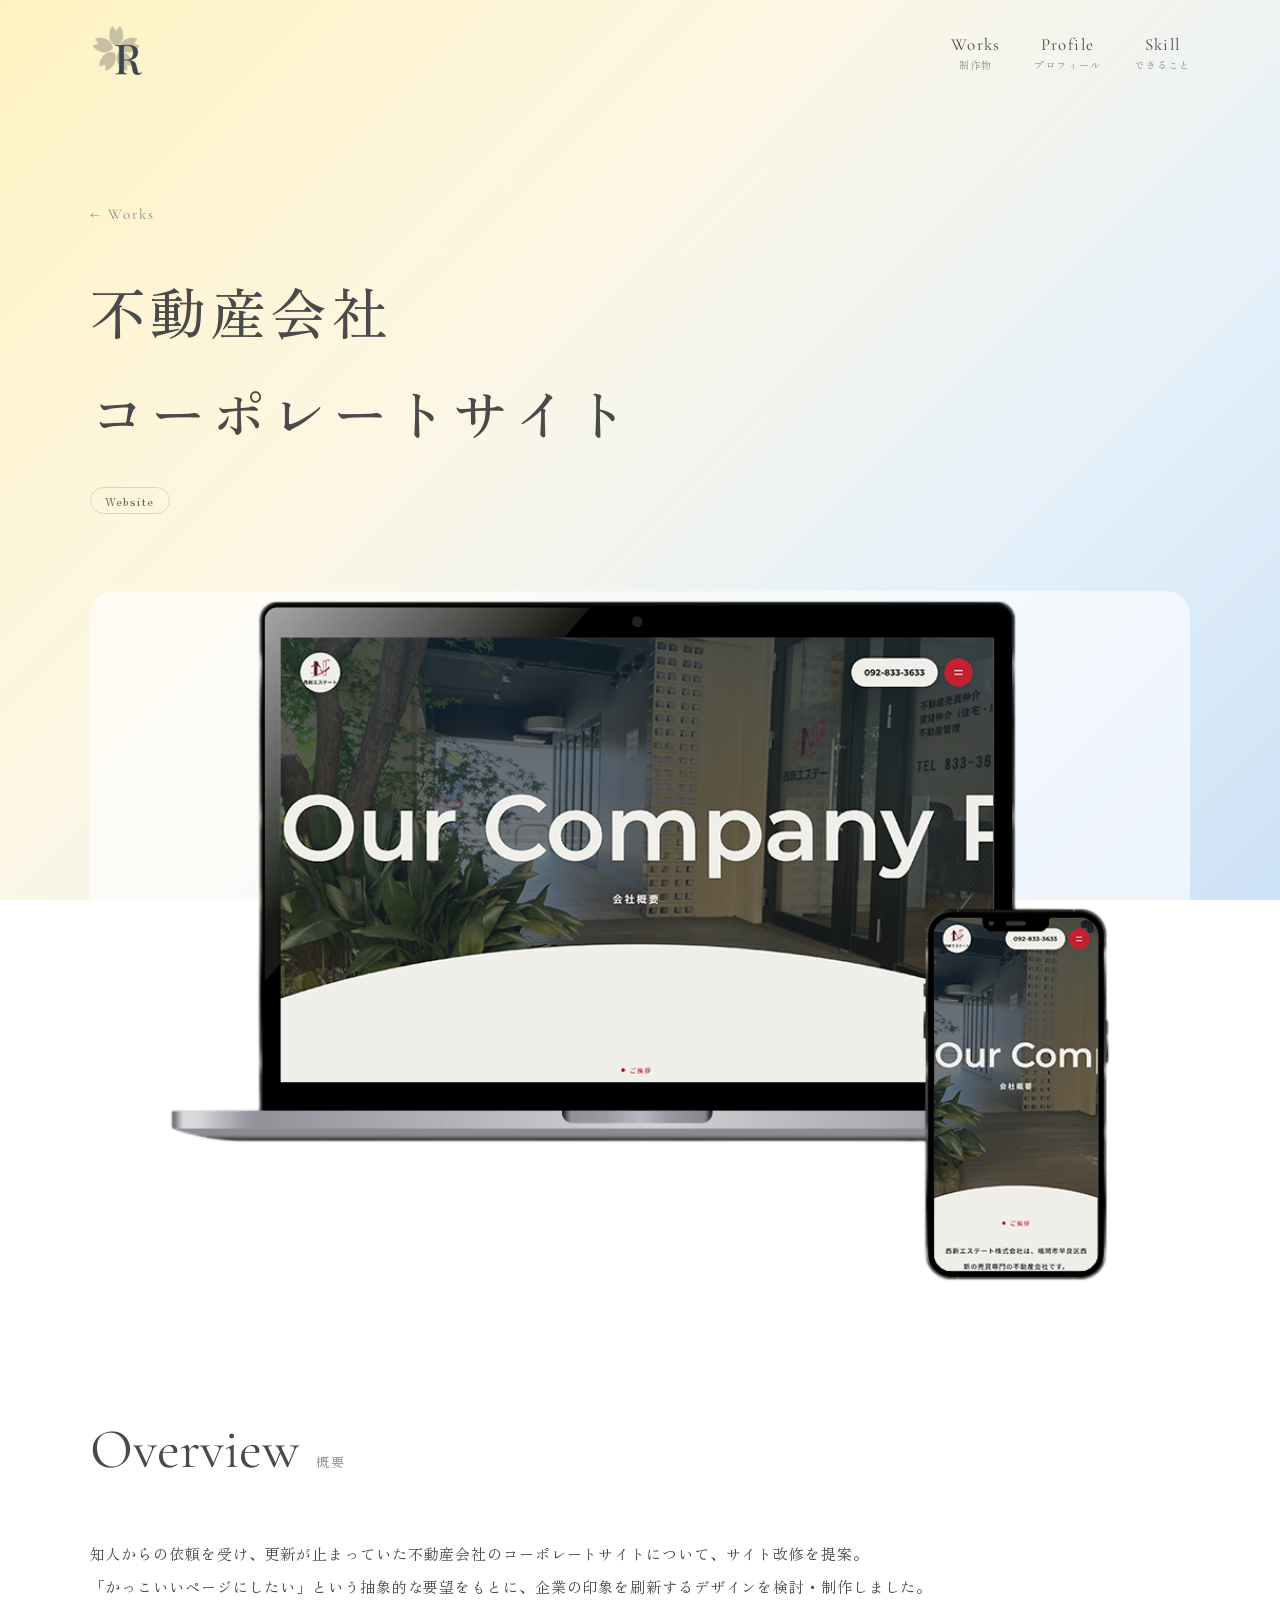
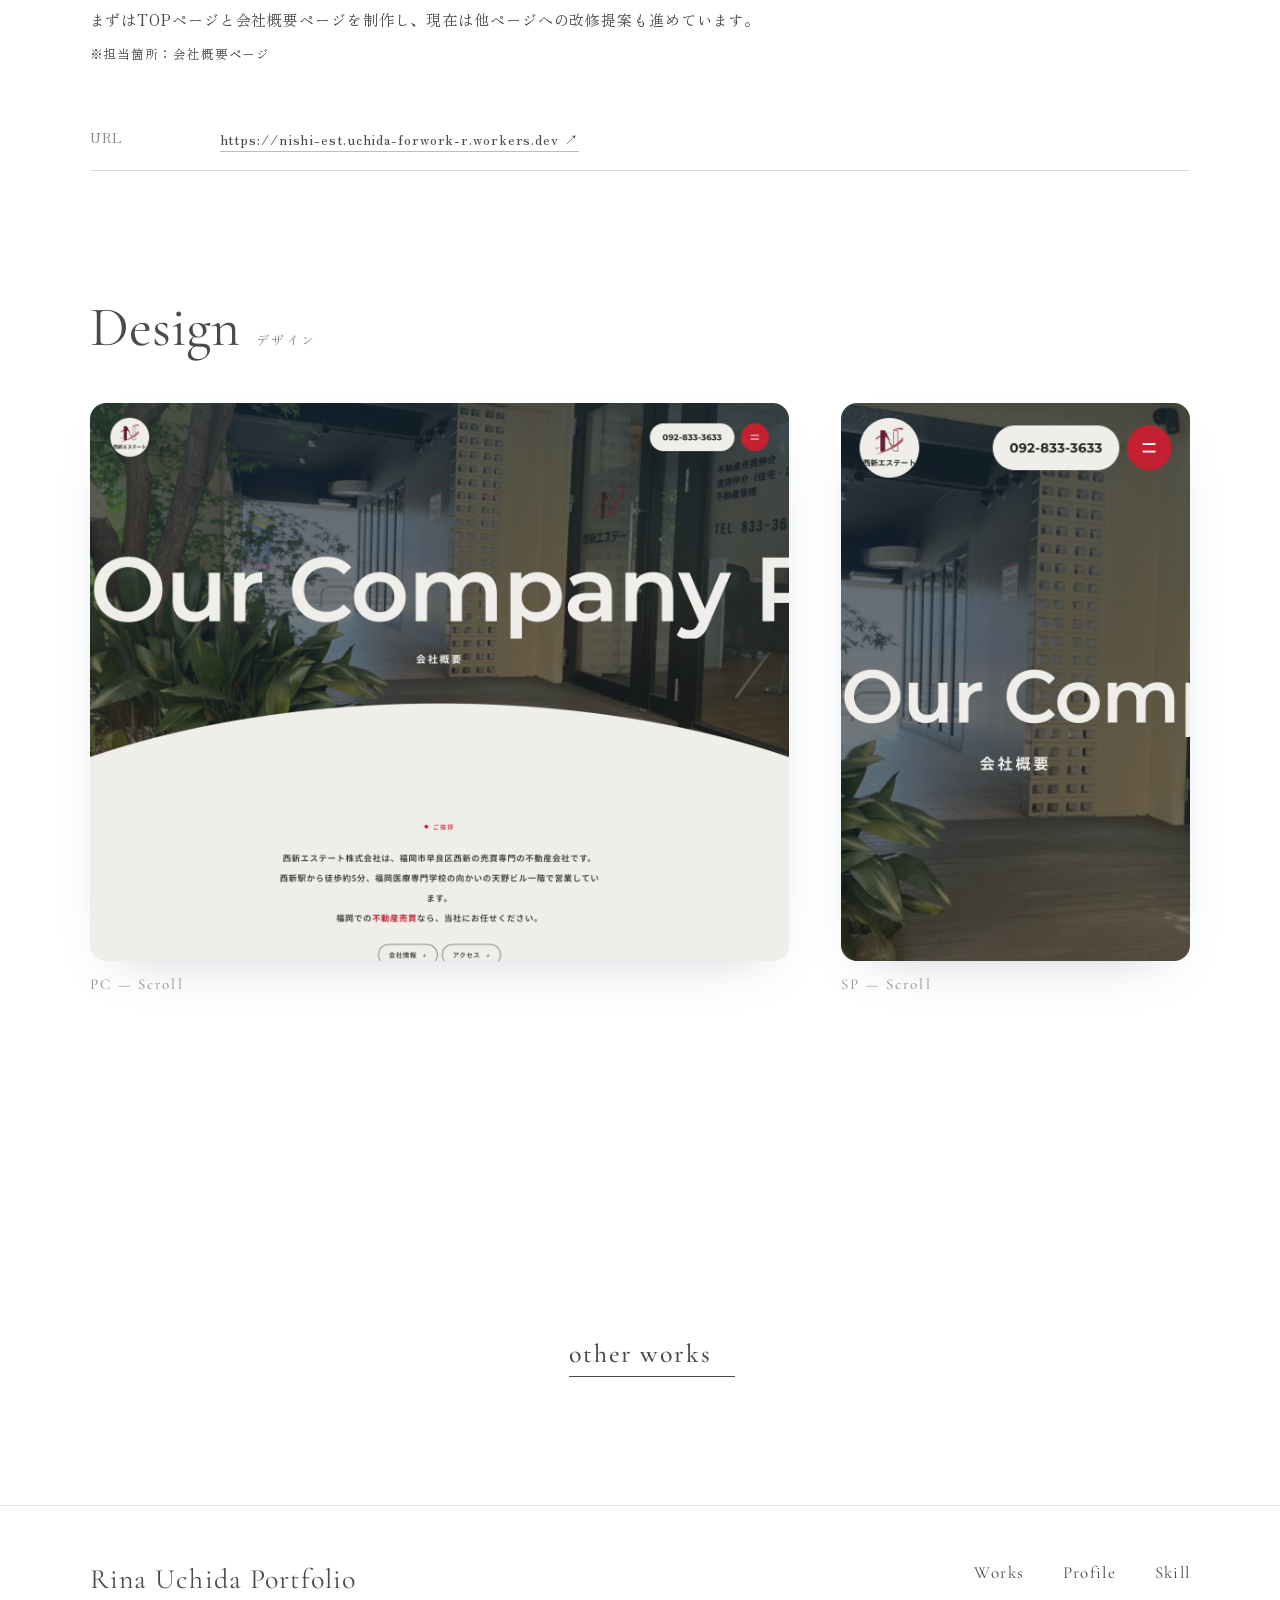
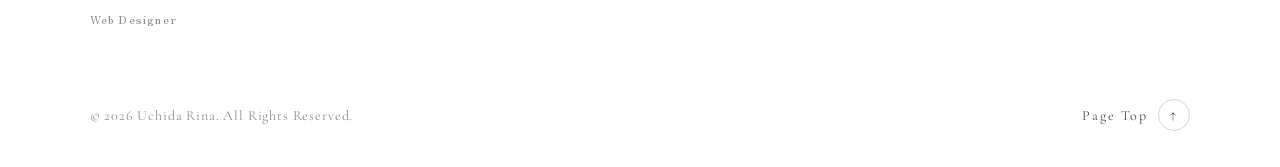
<file: nishi-est.html>
<!DOCTYPE html>
<html lang="ja">
<head>
<meta charset="UTF-8">
<meta name="viewport" content="width=device-width, initial-scale=1">
<title>不動産会社 コーポレートサイト | Rina Uchida Portfolio</title>
<link rel="preconnect" href="https://fonts.googleapis.com">
<link rel="preconnect" href="https://fonts.gstatic.com" crossorigin>
<link href="https://fonts.googleapis.com/css2?family=Cormorant+Garamond:wght@400;500&amp;family=Zen+Old+Mincho:wght@400;500;700&amp;display=swap" rel="stylesheet">
<link rel="stylesheet" href="css/style.css">
</head>
<body class="detail-page">
<div class="page">
  <div class="bg"></div>
  <div class="content">

    <header class="header px" id="js-header">
      <a href="index.html" class="header__logo" aria-label="トップへ戻る"><img src="images/logo.png" alt="R"></a>
      <nav class="gnav">
        <a href="index.html#works"><span>Works</span><small>制作物</small></a>
        <a href="index.html#profile"><span>Profile</span><small>プロフィール</small></a>
        <a href="index.html#skill"><span>Skill</span><small>できること</small></a>
      </nav>
    </header>

    <main>
      <section class="detail-title px">
        <a href="index.html#works" class="back">← Works</a>
        <div class="detail-title__inner">
          <h1><span>不動産会社<br>コーポレートサイト</span></h1>
          <div class="detail-meta">
            <span class="tag">Website</span>
          </div>
        </div>
      </section>

      <section class="main-visual px">
        <div class="main-visual__img"><img src="images/nishi-est-main.png" alt="不動産会社 コーポレートサイト"></div>
      </section>

      <section class="detail-sec px">
        <div class="overview">
          <div class="overview__text js-reveal">
            <div class="sec-head"><h2>Overview</h2><span>概要</span></div>
            <p class="text">知人からの依頼を受け、更新が止まっていた不動産会社のコーポレートサイトについて、サイト改修を提案。<br>
              「かっこいいページにしたい」という抽象的な要望をもとに、企業の印象を刷新するデザインを検討・制作しました。<br>
              まずはTOPページと会社概要ページを制作し、現在は他ページへの改修提案も進めています。<br>
            <small>※担当箇所：会社概要ページ</small></p>
          </div>
          <dl class="spec js-reveal">
            <div><dt>URL</dt><dd><a href="https://nishi-est.uchida-forwork-r.workers.dev/" target="_blank" rel="noopener">https://nishi-est.uchida-forwork-r.workers.dev ↗</a></dd></div>
          </dl>
        </div>
      </section>

      <section class="detail-sec design px">
        <div class="sec-head js-reveal"><h2>Design</h2><span>デザイン</span></div>
        <div class="design__list">
          <figure class="design__item js-reveal">
            <div class="design__scroll"><img src="images/nishi-est-pc.jpg" alt="PC"></div>
            <figcaption>PC — Scroll</figcaption>
          </figure>
          <figure class="design__item js-reveal">
            <div class="design__scroll"><img src="images/nishi-est-sp.jpg" alt="SP"></div>
            <figcaption>SP — Scroll</figcaption>
          </figure>
        </div>
      </section>

      <section class="pager px">
        <div class="pager__list">
          <a href="fivearrow.html" class="pager__item js-reveal">
            <div class="pager__img"><img src="images/fivearrow-main.png" alt=""></div>
            <div class="pager__body"><span class="pager__dir">← Prev</span><span class="pager__title">舞台施工会社 コーポレートサイト</span></div>
          </a>
          <a href="ebichiri.html" class="pager__item js-reveal">
            <div class="pager__img"><img src="images/ebichiri-main.png" alt=""></div>
            <div class="pager__body"><span class="pager__dir">Next →</span><span class="pager__title">えびちり炒飯 販促LP</span></div>
          </a>
        </div>
        <div class="other"><a href="index.html#works">other works</a></div>
      </section>
    </main>

    <footer class="footer px">
      <div class="footer__top">
        <a href="index.html" class="header__logo js-scroll" aria-label="トップへ戻る">
          <div class="footer__brand"><strong>Rina Uchida Portfolio</strong><span>Web Designer</span></div>
        </a>
        <nav class="footer__nav">
          <a href="index.html#works">Works</a>
          <a href="index.html#profile">Profile</a>
          <a href="index.html#skill">Skill</a>
        </nav>
      </div>
      <div class="footer__bottom">
        <small class="footer__copy">© 2026 Uchida Rina. All Rights Reserved.</small>
        <a href="#" class="pagetop" id="js-pagetop">Page Top <span>↑</span></a>
      </div>
    </footer>

  </div>
</div>
<script src="js/works.js"></script>
</body>
</html>
</file>
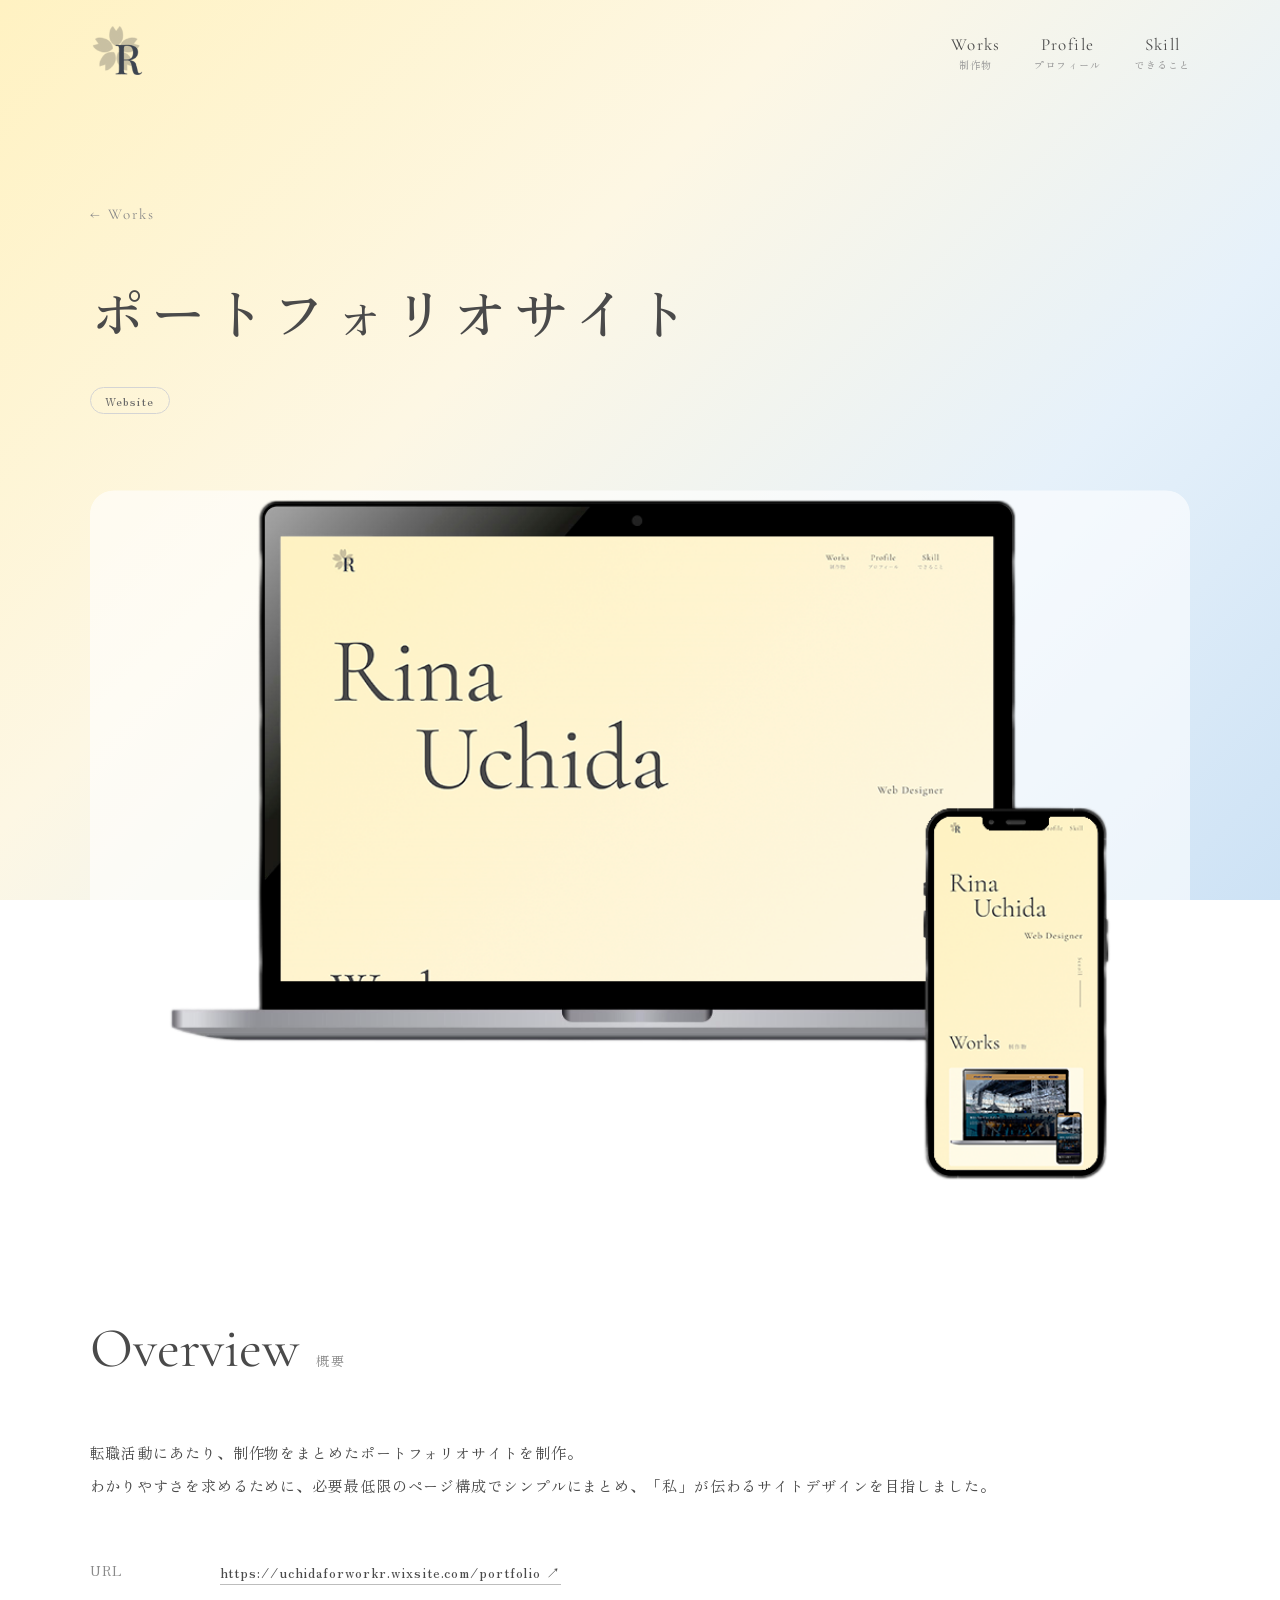
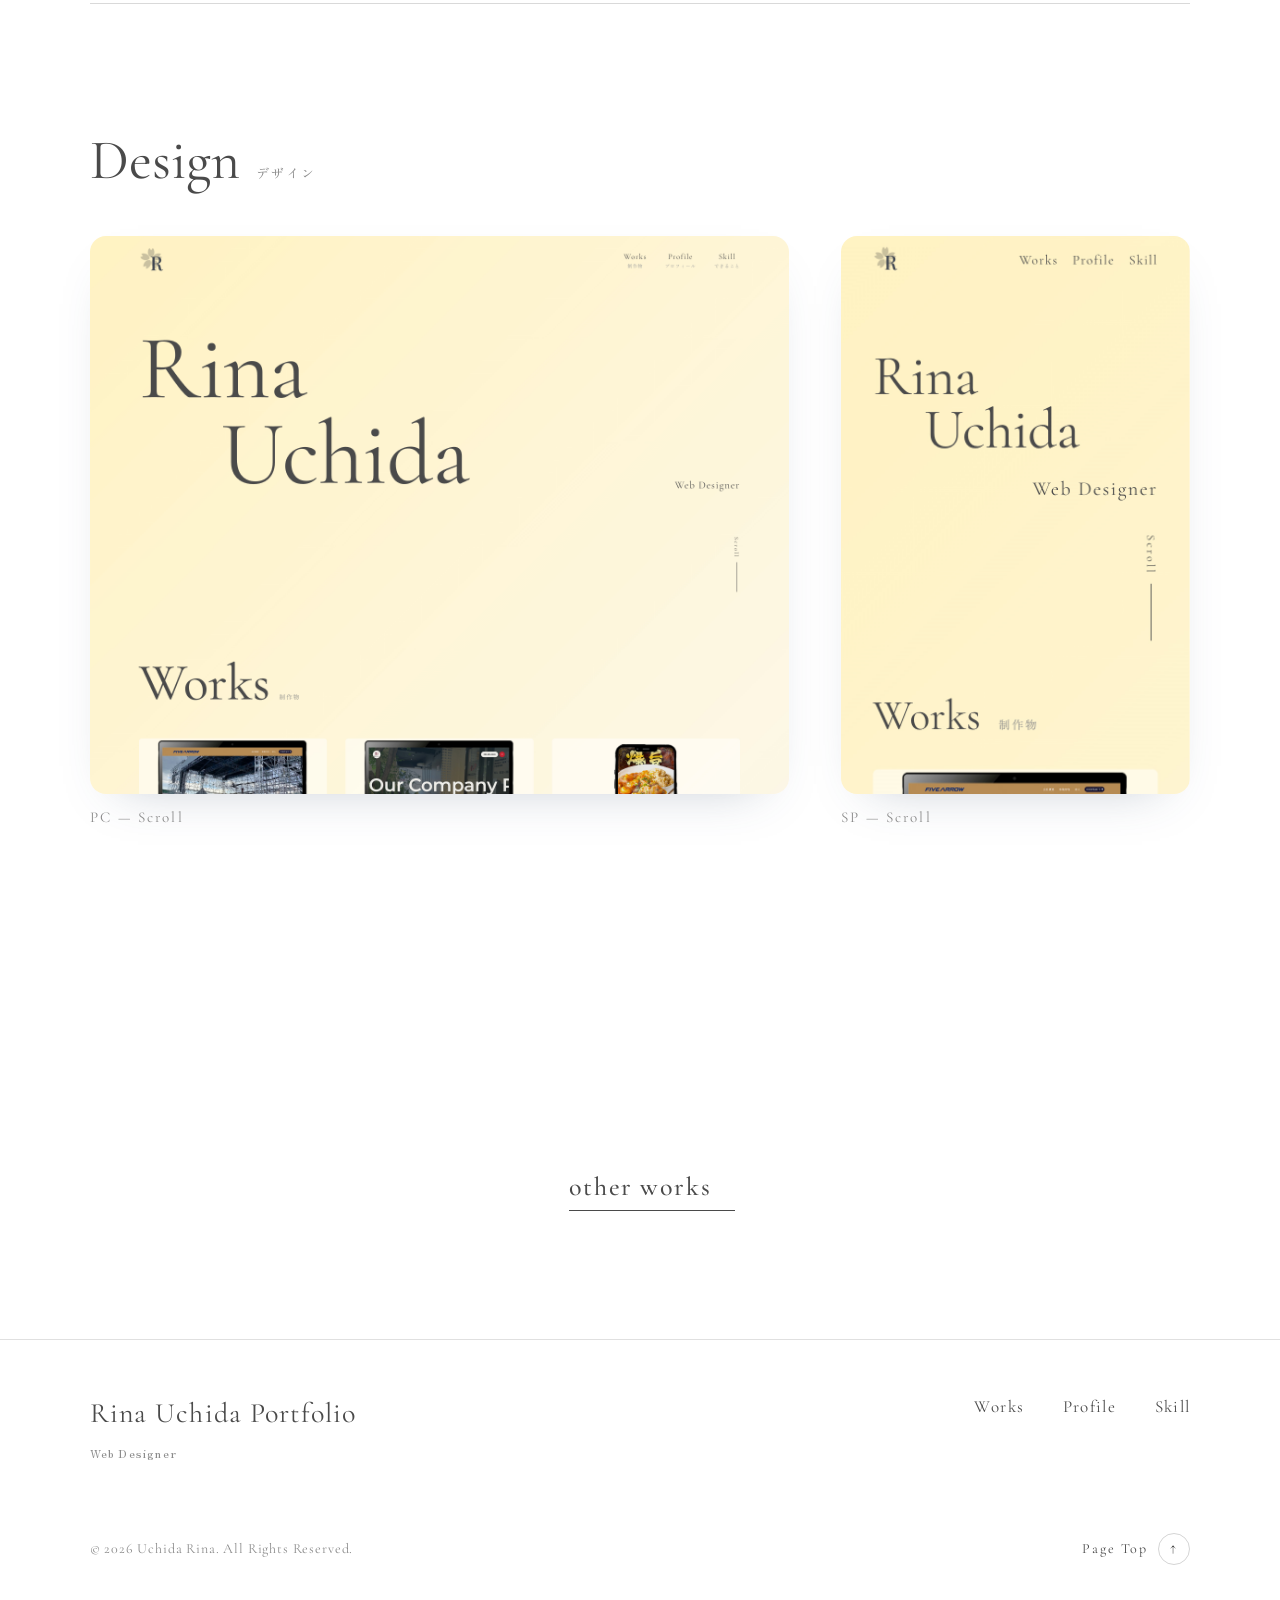
<file: portfolio.html>
<!DOCTYPE html>
<html lang="ja">
<head>
<meta charset="UTF-8">
<meta name="viewport" content="width=device-width, initial-scale=1">
<title>ポートフォリオサイト | Rina Uchida Portfolio</title>
<link rel="preconnect" href="https://fonts.googleapis.com">
<link rel="preconnect" href="https://fonts.gstatic.com" crossorigin>
<link href="https://fonts.googleapis.com/css2?family=Cormorant+Garamond:wght@400;500&amp;family=Zen+Old+Mincho:wght@400;500;700&amp;display=swap" rel="stylesheet">
<link rel="stylesheet" href="css/style.css">
</head>
<body class="detail-page">
<div class="page">
  <div class="bg"></div>
  <div class="content">

    <header class="header px" id="js-header">
      <a href="index.html" class="header__logo" aria-label="トップへ戻る"><img src="images/logo.png" alt="R"></a>
      <nav class="gnav">
        <a href="index.html#works"><span>Works</span><small>制作物</small></a>
        <a href="index.html#profile"><span>Profile</span><small>プロフィール</small></a>
        <a href="index.html#skill"><span>Skill</span><small>できること</small></a>
      </nav>
    </header>

    <main>
      <section class="detail-title px">
        <a href="index.html#works" class="back">← Works</a>
        <div class="detail-title__inner">
          <h1><span>ポートフォリオサイト</span></h1>
          <div class="detail-meta">
            <span class="tag">Website</span>
          </div>
        </div>
      </section>

      <section class="main-visual px">
        <div class="main-visual__img"><img src="images/portfolio-main.png" alt="ポートフォリオサイト"></div>
      </section>

      <section class="detail-sec px">
        <div class="overview">
          <div class="overview__text js-reveal">
            <div class="sec-head"><h2>Overview</h2><span>概要</span></div>
            <p class="text">転職活動にあたり、制作物をまとめたポートフォリオサイトを制作。<br>
              わかりやすさを求めるために、必要最低限のページ構成でシンプルにまとめ、「私」が伝わるサイトデザインを目指しました。</p>
          </div>
          <dl class="spec js-reveal">
            <div><dt>URL</dt><dd><a href="https://uchidaforworkr.wixsite.com/portfolio" target="_blank" rel="noopener">https://uchidaforworkr.wixsite.com/portfolio ↗</a></dd></div>
          </dl>
        </div>
      </section>

      <section class="detail-sec design px">
        <div class="sec-head js-reveal"><h2>Design</h2><span>デザイン</span></div>
        <div class="design__list">
          <figure class="design__item js-reveal">
            <div class="design__scroll"><img src="images/portfolio-pc.jpg" alt="PC"></div>
            <figcaption>PC — Scroll</figcaption>
          </figure>
          <figure class="design__item js-reveal">
            <div class="design__scroll"><img src="images/portfolio-sp.jpg" alt="SP"></div>
            <figcaption>SP — Scroll</figcaption>
          </figure>
        </div>
      </section>

      <section class="pager px">
        <div class="pager__list">
          <a href="togetsuan.html" class="pager__item js-reveal">
            <div class="pager__img"><img src="images/togetsuan-main.png" alt=""></div>
            <div class="pager__body"><span class="pager__dir">← Prev</span><span class="pager__title">旅館 サイト（架空）</span></div>
          </a>
          <a href="fivearrow.html" class="pager__item js-reveal">
            <div class="pager__img"><img src="images/fivearrow-main.png" alt=""></div>
            <div class="pager__body"><span class="pager__dir">Next →</span><span class="pager__title">舞台施工会社 コーポレートサイト</span></div>
          </a>
        </div>
        <div class="other"><a href="index.html#works">other works</a></div>
      </section>
    </main>

    <footer class="footer px">
      <div class="footer__top">
        <div class="footer__brand"><strong>Rina Uchida Portfolio</strong><span>Web Designer</span></div>
        <nav class="footer__nav">
          <a href="index.html#works">Works</a>
          <a href="index.html#profile">Profile</a>
          <a href="index.html#skill">Skill</a>
        </nav>
      </div>
      <div class="footer__bottom">
        <small class="footer__copy">© 2026 Uchida Rina. All Rights Reserved.</small>
        <a href="#" class="pagetop" id="js-pagetop">Page Top <span>↑</span></a>
      </div>
    </footer>

  </div>
</div>
<script src="js/works.js"></script>
</body>
</html>
</file>
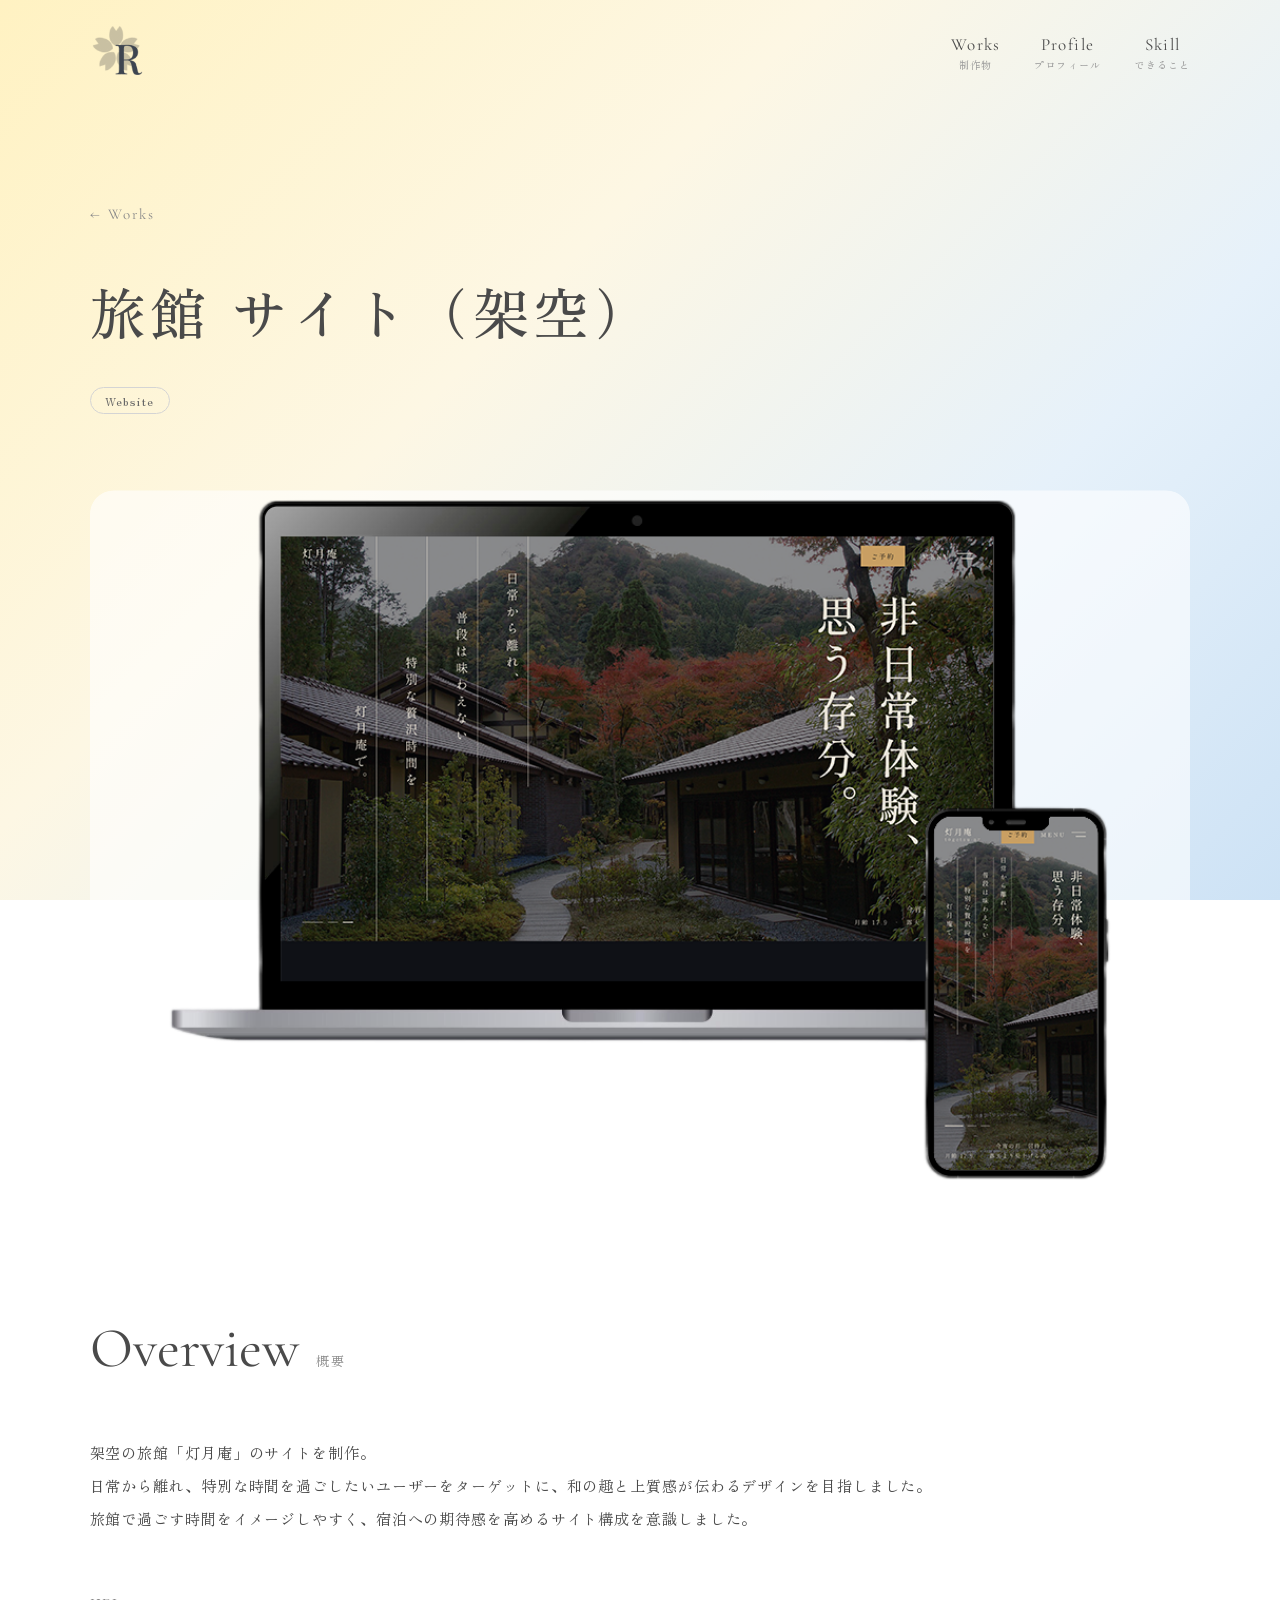
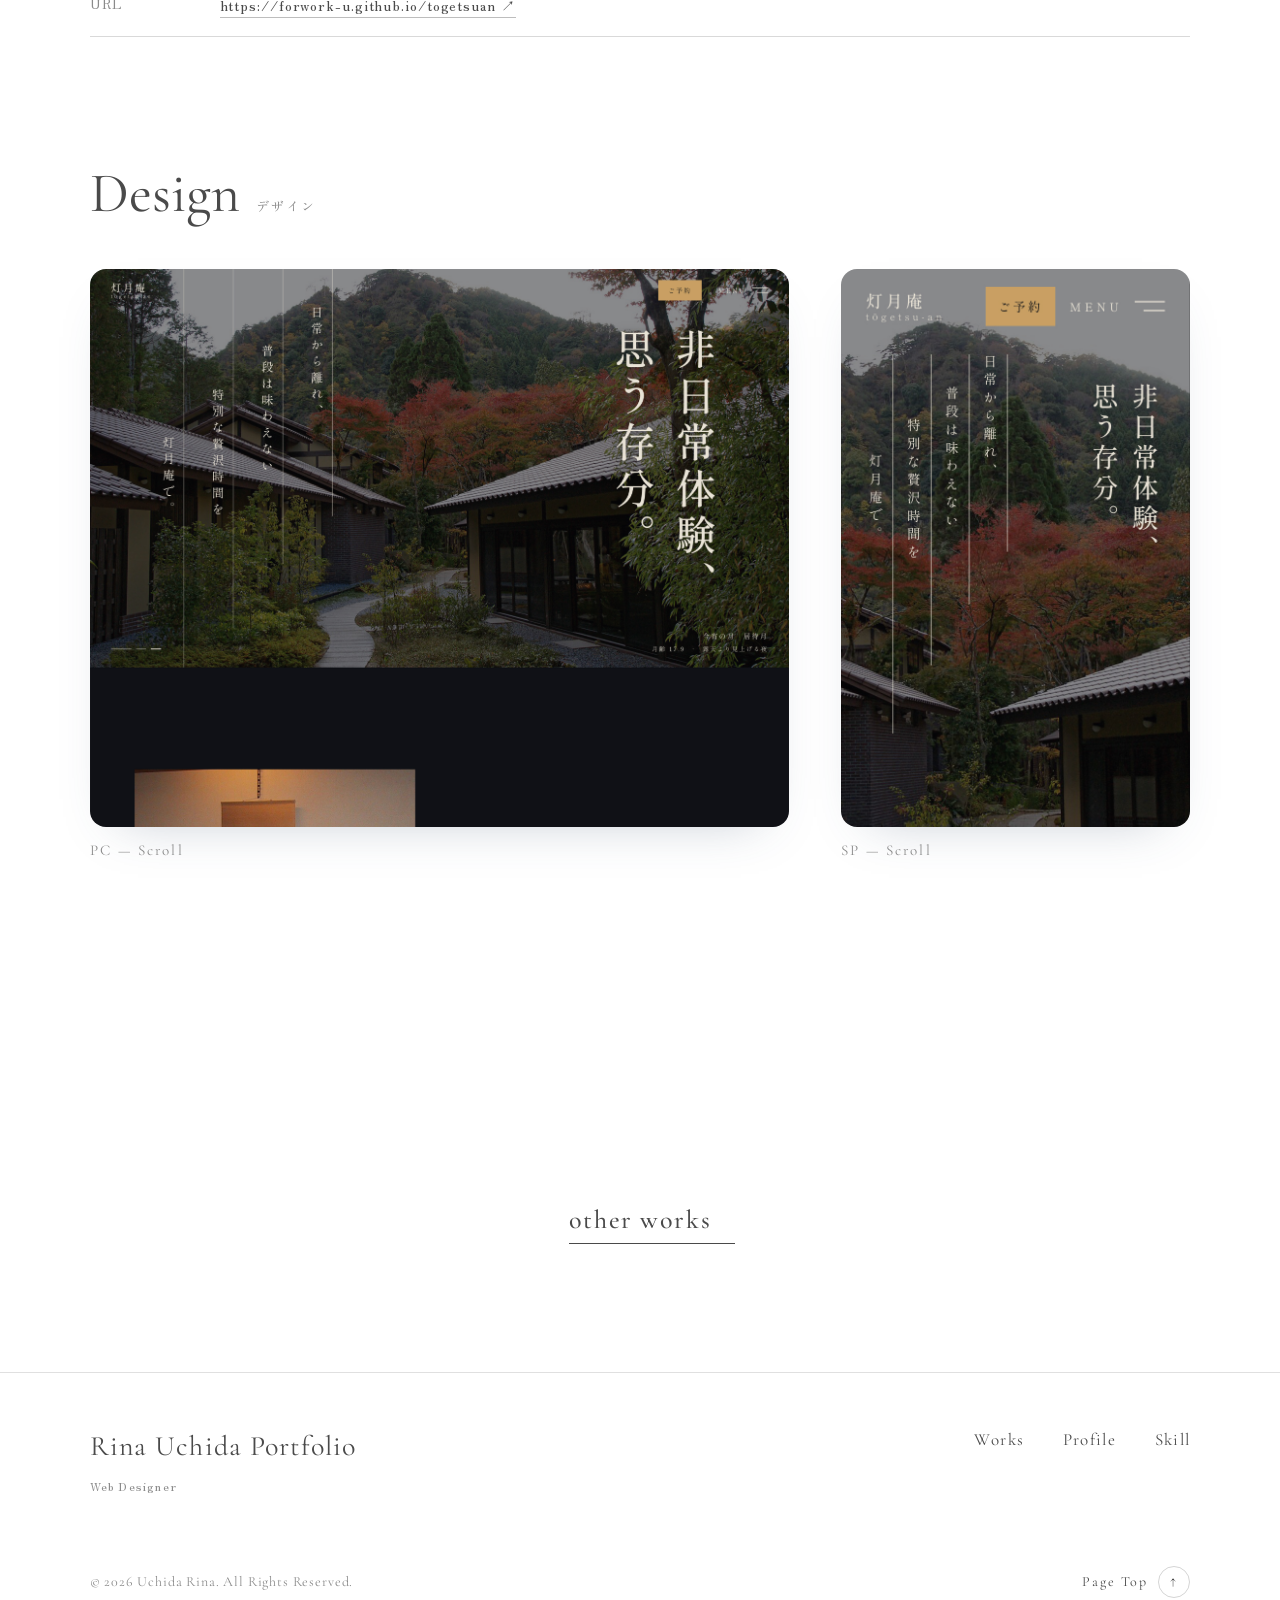
<file: togetsuan.html>
<!DOCTYPE html>
<html lang="ja">
<head>
<meta charset="UTF-8">
<meta name="viewport" content="width=device-width, initial-scale=1">
<title>旅館 サイト（架空） | Rina Uchida Portfolio</title>
<link rel="preconnect" href="https://fonts.googleapis.com">
<link rel="preconnect" href="https://fonts.gstatic.com" crossorigin>
<link href="https://fonts.googleapis.com/css2?family=Cormorant+Garamond:wght@400;500&amp;family=Zen+Old+Mincho:wght@400;500;700&amp;display=swap" rel="stylesheet">
<link rel="stylesheet" href="css/style.css">
</head>
<body class="detail-page">
<div class="page">
  <div class="bg"></div>
  <div class="content">

    <header class="header px" id="js-header">
      <a href="index.html" class="header__logo" aria-label="トップへ戻る"><img src="images/logo.png" alt="R"></a>
      <nav class="gnav">
        <a href="index.html#works"><span>Works</span><small>制作物</small></a>
        <a href="index.html#profile"><span>Profile</span><small>プロフィール</small></a>
        <a href="index.html#skill"><span>Skill</span><small>できること</small></a>
      </nav>
    </header>

    <main>
      <section class="detail-title px">
        <a href="index.html#works" class="back">← Works</a>
        <div class="detail-title__inner">
          <h1><span>旅館 サイト（架空）</span></h1>
          <div class="detail-meta">
            <span class="tag">Website</span>
          </div>
        </div>
      </section>

      <section class="main-visual px">
        <div class="main-visual__img"><img src="images/togetsuan-main.png" alt="旅館 サイト（架空）"></div>
      </section>

      <section class="detail-sec px">
        <div class="overview">
          <div class="overview__text js-reveal">
            <div class="sec-head"><h2>Overview</h2><span>概要</span></div>
            <p class="text">架空の旅館「灯月庵」のサイトを制作。<br>
              日常から離れ、特別な時間を過ごしたいユーザーをターゲットに、和の趣と上質感が伝わるデザインを目指しました。<br>
              旅館で過ごす時間をイメージしやすく、宿泊への期待感を高めるサイト構成を意識しました。</p>
          </div>
          <dl class="spec js-reveal">
            <div><dt>URL</dt><dd><a href="https://forwork-u.github.io/togetsuan/" target="_blank" rel="noopener">https://forwork-u.github.io/togetsuan ↗</a></dd></div>
          </dl>
        </div>
      </section>

      <section class="detail-sec design px">
        <div class="sec-head js-reveal"><h2>Design</h2><span>デザイン</span></div>
        <div class="design__list">
          <figure class="design__item js-reveal">
            <div class="design__scroll"><img src="images/togetsuan-pc.jpg" alt="PC"></div>
            <figcaption>PC — Scroll</figcaption>
          </figure>
          <figure class="design__item js-reveal">
            <div class="design__scroll"><img src="images/togetsuan-sp.jpg" alt="SP"></div>
            <figcaption>SP — Scroll</figcaption>
          </figure>
        </div>
      </section>

      <section class="pager px">
        <div class="pager__list">
          <a href="carry.html" class="pager__item js-reveal">
            <div class="pager__img"><img src="images/carry-main.png" alt=""></div>
            <div class="pager__body"><span class="pager__dir">← Prev</span><span class="pager__title">スーツケース 販促（架空）</span></div>
          </a>
          <a href="portfolio.html" class="pager__item js-reveal">
            <div class="pager__img"><img src="images/portfolio-main.png" alt=""></div>
            <div class="pager__body"><span class="pager__dir">Next →</span><span class="pager__title">ポートフォリオサイト</span></div>
          </a>
        </div>
        <div class="other"><a href="index.html#works">other works</a></div>
      </section>
    </main>

    <footer class="footer px">
      <div class="footer__top">
        <a href="index.html" class="header__logo js-scroll" aria-label="トップへ戻る">
          <div class="footer__brand"><strong>Rina Uchida Portfolio</strong><span>Web Designer</span></div>
        </a>
        <nav class="footer__nav">
          <a href="index.html#works">Works</a>
          <a href="index.html#profile">Profile</a>
          <a href="index.html#skill">Skill</a>
        </nav>
      </div>
      <div class="footer__bottom">
        <small class="footer__copy">© 2026 Uchida Rina. All Rights Reserved.</small>
        <a href="#" class="pagetop" id="js-pagetop">Page Top <span>↑</span></a>
      </div>
    </footer>

  </div>
</div>
<script src="js/works.js"></script>
</body>
</html>
</file>
<file: css/style.css>
@charset "UTF-8";

/* ========== Base ========== */
*, *::before, *::after { box-sizing: border-box; }
html { scroll-behavior: auto; }
body {
  margin: 0;
  background: #fff;
  color: #4A4A4A;
  font-family: "Zen Old Mincho", serif;
  -webkit-font-smoothing: antialiased;
}
a { color: #4A4A4A; text-decoration: none; transition: color .3s; }
a:hover { color: #9A9A9A; }
img { max-width: 100%; }
::selection { background: #E4E4E4; }

.en { font-family: "Cormorant Garamond", serif; }
.px { padding-left: clamp(36px, 7vw, 120px); padding-right: clamp(36px, 7vw, 120px); }

/* ========== Background ========== */
.page { position: relative; min-height: 100vh; overflow-x: clip; }
.bg {
  position: fixed; inset: 0; z-index: 0; pointer-events: none;
  background: linear-gradient(135deg, #FFF2C2 0%, #FDF7E4 38%, #E6F1FA 70%, #CDE2F5 100%);
}
.bg.is-anim {
  clip-path: inset(calc(50% - 1px) calc(50% - 1px) calc(50% - 1px) calc(50% - 1px) round 999px);
  transition: clip-path .6s cubic-bezier(.19,1,.22,1);
}
.bg.is-dot { clip-path: inset(calc(50% - 7px) calc(50% - 7px) calc(50% - 7px) calc(50% - 7px) round 999px); }
.bg.is-open {
  clip-path: inset(0 0 0 0 round 0);
  transition: clip-path 1.6s cubic-bezier(.76,0,.24,1);
}
.content { position: relative; z-index: 1; }

/* ========== Loader ========== */
.loader {
  position: fixed; inset: 0; z-index: 100; background: #fff;
  display: flex; flex-direction: column; align-items: center; justify-content: center; gap: 18px;
  transition: opacity .9s ease;
}
.loader.is-lifted { opacity: 0; }
.loader__pct { font-size: clamp(28px, 3vw, 40px); line-height: 1; letter-spacing: .04em; }
.loader__name { font-size: 13px; letter-spacing: .24em; }

/* ========== Header ========== */
.header {
  position: fixed; top: 0; left: 0; right: 0; z-index: 50;
  display: flex; align-items: center; justify-content: space-between; gap: 24px;
  padding-top: 22px; padding-bottom: 22px;
  transition: background .5s ease, padding .5s ease, box-shadow .5s ease;
}
.header.is-scrolled {
  background: rgba(255,255,255,.55);
  -webkit-backdrop-filter: blur(12px); backdrop-filter: blur(12px);
  padding-top: 12px; padding-bottom: 12px;
  box-shadow: 0 1px 0 rgba(0,0,0,.06);
}
.header__logo { display: flex; align-items: center; }
.header__logo img { width: 57px; height: 62px; display: block; }
.gnav { display: flex; align-items: center; gap: clamp(16px, 2.6vw, 40px); }
.gnav a {
  display: flex; flex-direction: column; align-items: center; gap: 2px;
  font-family: "Cormorant Garamond", serif; font-size: clamp(15px, 1.6vw, 17px); letter-spacing: .08em;
}
.gnav a small { font-family: "Zen Old Mincho", serif; font-size: 10px; letter-spacing: .12em; color: #9A9A9A; }

/* ========== Common heading ========== */
.sec-head { display: flex; align-items: baseline; gap: 20px; flex-wrap: wrap; }
.sec-head h2 {
  margin: 0; font-family: "Cormorant Garamond", serif; font-weight: 400;
  font-size: clamp(48px, 8vw, 112px); line-height: 1;
}
.sec-head span { font-size: 13px; letter-spacing: .16em; color: #8A8A8A; }
.text { margin: 0; font-size: 15px; line-height: 2.2; letter-spacing: .06em; text-wrap: pretty; }

/* scroll reveal */
.js-reveal { opacity: 0; transform: translateY(48px); transition: opacity 1.3s cubic-bezier(.19,1,.22,1), transform 1.3s cubic-bezier(.19,1,.22,1); }
.js-reveal.is-show { opacity: 1; transform: none; }

/* ========== KV ========== */
.kv {
  position: relative; display: flex; flex-direction: column;
  padding-top: clamp(130px, 16vw, 200px); padding-bottom: clamp(80px, 10vw, 140px);
}
.kv__inner { display: flex; flex-wrap: wrap; justify-content: space-between; align-items: flex-end; gap: clamp(20px, 3vw, 32px); }
.kv__title {
  margin: 0; font-family: "Cormorant Garamond", serif; font-weight: 400;
  font-size: clamp(64px, 13vw, 210px); line-height: .88; letter-spacing: -.01em;
}
.kv__line { display: block; overflow: hidden; padding-bottom: .06em; }
.kv__line--indent { padding-left: .9em; }
.kv__line > span { display: block; transform: translateY(110%); transition: transform 1.4s cubic-bezier(.19,1,.22,1); }
.kv__line--indent > span { transition-delay: .12s; }
.kv.is-show .kv__line > span { transform: translateY(0); }
.kv__sub {
  display: flex; flex-direction: column; gap: 10px; margin-left: auto; padding-bottom: 18px; text-align: right;
  font-family: "Cormorant Garamond", serif; font-size: 22px; letter-spacing: .08em;
  opacity: 0; transition: opacity 1.2s ease .6s;
}
.kv.is-show .kv__sub { opacity: 1; }
.kv__scroll {
  position: absolute; right: clamp(36px, 7vw, 120px); bottom: 0; transform: translateY(50%);
  display: flex; flex-direction: column; align-items: center; gap: 10px;
}
.kv__scroll span:first-child { font-family: "Cormorant Garamond", serif; font-size: 13px; letter-spacing: .2em; writing-mode: vertical-rl; }
.kv__scroll-line { display: block; width: 1px; height: 64px; background: #4A4A4A; animation: scrollLine 2.4s cubic-bezier(.76,0,.24,1) infinite; }
@keyframes scrollLine {
  0% { transform: scaleY(0); transform-origin: top; }
  45% { transform: scaleY(1); transform-origin: top; }
  55% { transform: scaleY(1); transform-origin: bottom; }
  100% { transform: scaleY(0); transform-origin: bottom; }
}

/* ========== Works ========== */
.works { padding-top: clamp(120px, 14vw, 200px); padding-bottom: 80px; }
.works .sec-head { margin-bottom: clamp(36px, 5vw, 64px); }
.works__list {
  display: grid; grid-template-columns: repeat(auto-fill, minmax(min(100%, 300px), 1fr));
  gap: clamp(32px, 4vw, 56px) clamp(20px, 3vw, 40px);
}
.work-card { display: flex; flex-direction: column; gap: 18px; color: #4A4A4A; }
.work-card:hover { color: #4A4A4A; }
.work-card__img { overflow: hidden; border-radius: 6px; aspect-ratio: 300 / 220; background: rgba(255,255,255,.5); }
.work-card__img img { width: 100%; height: 100%; object-fit: cover; display: block; transition: transform 1.2s cubic-bezier(.19,1,.22,1); }
.work-card:hover .work-card__img img { transform: scale(1.06); }
.tag { align-self: flex-start; font-size: 11px; letter-spacing: .12em; color: #8A8A8A; border: 1px solid #E0E0E0; border-radius: 999px; padding: 3px 12px; }
.work-card__body { display: flex; flex-direction: column; gap: 6px; }
.work-card__title { font-size: 16px; font-weight: 500; letter-spacing: .04em; }
.work-card__role { font-size: 12px; letter-spacing: .08em; color: #8A8A8A; }

/* ========== Profile ========== */
.profile { padding-top: clamp(100px, 12vw, 180px); padding-bottom: clamp(100px, 12vw, 180px); }
.profile__inner { display: flex; flex-direction: column; width: 100%; }
.profile__body { display: flex; flex-direction: column; gap: 36px; width: 100%; margin-top: 60px; padding-top: clamp(0px, 2vw, 24px); }
.profile__body .text { overflow-wrap: anywhere; }
.profile__name { display: flex; flex-direction: column; gap: 8px; }
.profile__name-ja { font-size: clamp(22px, 2.4vw, 30px); font-weight: 500; letter-spacing: .1em; }
.profile__name-en { font-family: "Cormorant Garamond", serif; font-size: 20px; letter-spacing: .06em; color: #8A8A8A; }

/* ========== About ========== */
.about { border-radius: clamp(32px, 5vw, 72px) clamp(32px, 5vw, 72px) 0 0; padding-top: clamp(100px, 12vw, 180px); padding-bottom: clamp(100px, 12vw, 180px); }
.about .sec-head { margin-bottom: clamp(32px, 5vw, 56px); }
.about__lead { margin-bottom: clamp(72px, 9vw, 120px); width: 100%; overflow-wrap: anywhere; }
.values { display: grid; grid-template-columns: repeat(auto-fit, minmax(min(100%, 260px), 1fr)); gap: clamp(24px, 3vw, 40px); }
.value {
  display: flex; flex-direction: column; gap: 18px;
  padding: clamp(28px, 3vw, 36px) clamp(24px, 3vw, 32px) clamp(32px, 3vw, 40px);
  background: rgba(255,255,255,.55); border-radius: 24px;
}
.value__en { font-family: "Cormorant Garamond", serif; font-size: 15px; color: #9A9A9A; letter-spacing: .08em; }
.value__ja { font-size: 22px; font-weight: 700; letter-spacing: .14em; }
.value p { margin: 0; font-size: 14px; line-height: 2; letter-spacing: .05em; color: #666; text-wrap: pretty; }

/* ========== Skill ========== */
.skill { padding-top: clamp(100px, 12vw, 180px); padding-bottom: clamp(100px, 12vw, 180px); }
.skill .sec-head { margin-bottom: clamp(32px, 5vw, 56px); }
.skill__list { display: flex; flex-direction: column; border-top: 1px solid #E0E0E0; }
.skill__item {
  display: grid; grid-template-columns: repeat(auto-fit, minmax(min(100%, 300px), 1fr));
  gap: clamp(24px, 4vw, 64px); padding: clamp(40px, 5vw, 64px) 0; border-bottom: 1px solid #E0E0E0;
}
.skill__head { display: flex; align-items: center; gap: 24px; }
.skill__icon { width: 72px; height: 72px; border-radius: 50%; background: rgba(255,255,255,.6); display: flex; align-items: center; justify-content: center; flex-shrink: 0; }
.skill__icon img { width: 34px; height: 34px; object-fit: contain; opacity: .75; }
.skill__title { font-family: "Cormorant Garamond", serif; font-size: clamp(40px, 5vw, 64px); line-height: 1; }
.skill__body { display: flex; flex-direction: column; gap: 24px; }
.skill__body p { margin: 0; font-size: 15px; line-height: 2.1; letter-spacing: .05em; text-wrap: pretty; }
.tools { display: flex; flex-wrap: wrap; gap: 8px; margin: 0; padding: 0; list-style: none; }
.tools li { font-size: 12px; letter-spacing: .06em; padding: 6px 14px; border-radius: 999px; background: rgba(255,255,255,.6); color: #666; }

/* ========== Footer ========== */
.footer { margin-top: clamp(40px, 6vw, 80px); padding-top: 56px; padding-bottom: 36px; border-top: 1px solid #E0E0E0; }
.footer__top { display: flex; justify-content: space-between; align-items: flex-start; gap: 40px; flex-wrap: wrap; }
.footer__brand { display: flex; flex-direction: column; gap: 14px; }
.footer__brand strong { font-family: "Cormorant Garamond", serif; font-weight: 400; font-size: 28px; letter-spacing: .04em; }
.footer__brand span { font-size: 12px; letter-spacing: .1em; color: #8A8A8A; }
.footer__nav { display: flex; gap: clamp(20px, 3vw, 40px); flex-wrap: wrap; align-items: center; }
.footer__nav a { font-family: "Cormorant Garamond", serif; font-size: 17px; letter-spacing: .08em; }
.footer__bottom { display: flex; justify-content: space-between; align-items: center; gap: 20px; flex-wrap: wrap; margin-top: 72px; }
.footer__copy { font-family: "Cormorant Garamond", serif; font-size: 14px; letter-spacing: .06em; color: #8A8A8A; }
.pagetop { display: flex; align-items: center; gap: 10px; font-family: "Cormorant Garamond", serif; font-size: 14px; letter-spacing: .14em; }
.pagetop span { display: inline-flex; width: 32px; height: 32px; border-radius: 50%; border: 1px solid #D4D4D4; align-items: center; justify-content: center; }

/* ========== Works Detail ========== */
.detail-title { padding-top: clamp(130px, 16vw, 200px); padding-bottom: clamp(48px, 6vw, 80px); }
.back { display: inline-flex; align-items: center; gap: 10px; font-family: "Cormorant Garamond", serif; font-size: 15px; letter-spacing: .14em; color: #8A8A8A; margin-bottom: clamp(24px, 3vw, 40px); }
.detail-title__inner { display: flex; flex-direction: column; gap: 22px; }
.detail-title h1 { margin: 0; overflow: hidden; padding-bottom: .1em; }
.detail-title h1 span {
  display: block; font-size: clamp(26px, 4.4vw, 56px); font-weight: 500; line-height: 1.8; letter-spacing: .08em;
  transform: translateY(110%); transition: transform 1.2s cubic-bezier(.19,1,.22,1) .1s;
}
.detail-meta { display: flex; flex-wrap: wrap; align-items: center; gap: 14px; opacity: 0; transition: opacity 1.2s ease .5s; }
.detail-meta .tag { font-size: 12px; color: #666; border-color: #D4D4D4; padding: 4px 14px; }
.detail-meta__role { font-size: 13px; letter-spacing: .08em; color: #8A8A8A; }
.is-loaded .detail-title h1 span { transform: translateY(0); }
.is-loaded .detail-meta { opacity: 1; }

.main-visual__img {
  overflow: hidden; border-radius: clamp(12px, 2vw, 24px); background: rgba(255,255,255,.6);
  clip-path: inset(100% 0 0 0 round 24px); transition: clip-path 1.4s cubic-bezier(.76,0,.24,1) .3s;
}
.is-loaded .main-visual__img { clip-path: inset(0 0 0 0 round 24px); }
.main-visual__img img { width: 100%; max-height: 78vh; object-fit: contain; display: block; }

.detail-sec { padding-top: clamp(80px, 10vw, 140px); }
.detail-sec .sec-head { gap: 16px; }
.detail-sec .sec-head h2 { font-size: clamp(36px, 4.4vw, 56px); }
.overview { display: flex; flex-direction: column; gap: clamp(24px, 3vw, 40px); width: 100%; }
.overview__text { display: flex; flex-direction: column; gap: 20px; }
.overview__text .text { margin-top: 40px; overflow-wrap: anywhere; }
.spec { margin: 0; display: flex; flex-direction: column; }
.spec > div { display: grid; grid-template-columns: 110px minmax(0, 1fr); gap: 20px; padding: 20px 0; border-bottom: 1px solid #D9D9D9; }
.spec dt { font-size: 13px; letter-spacing: .1em; color: #8A8A8A; }
.spec dd { margin: 0; font-size: 15px; letter-spacing: .06em; word-break: break-all; }
.spec dd a { font-size: 14px; border-bottom: 1px solid #BDBDBD; padding-bottom: 2px; }

.design .sec-head { margin-bottom: clamp(32px, 4vw, 48px); }
.design__list { display: grid; grid-template-columns: minmax(0, 2fr) minmax(0, 1fr); gap: clamp(24px, 4vw, 56px); align-items: start; }
.design__item { margin: 0; display: flex; flex-direction: column; gap: 14px; }
.design__scroll { height: clamp(420px, 62vh, 720px); overflow-y: auto; border-radius: 16px; background: rgba(255,255,255,.7); box-shadow: 0 20px 50px -30px rgba(60,80,110,.35); }
.design__scroll img { width: 100%; display: block; }
.design__item figcaption { font-family: "Cormorant Garamond", serif; font-size: 15px; letter-spacing: .14em; color: #8A8A8A; }

.ba .sec-head { margin-bottom: clamp(32px, 4vw, 48px); }
.ba__list { display: flex; flex-direction: column; gap: clamp(48px, 6vw, 80px); }
.ba__row { display: grid; grid-template-columns: minmax(0, 1fr) auto minmax(0, 1fr); gap: clamp(16px, 2.4vw, 32px); align-items: center; width: 100%; max-width: 1000px; }
.ba__item { margin: 0; display: flex; flex-direction: column; gap: 14px; }
.ba__item figcaption { font-family: "Cormorant Garamond", serif; font-size: 15px; letter-spacing: .14em; color: #8A8A8A; }
.ba__item--after figcaption { color: #4A4A4A; }
.ba__img { border-radius: 16px; overflow: hidden; background: rgba(255,255,255,.7); box-shadow: 0 20px 50px -30px rgba(60,80,110,.35); }
.ba__img { aspect-ratio: 1080 / 1350; }
.ba__img img { width: 100%; height: 100%; object-fit: cover; display: block; }
.ba__arrow { font-family: "Cormorant Garamond", serif; font-size: 28px; color: #8A8A8A; padding-top: 28px; }

.pager { padding-top: clamp(100px, 12vw, 160px); }
.pager__list { display: grid; grid-template-columns: repeat(auto-fit, minmax(min(100%, 280px), 1fr)); gap: clamp(16px, 2vw, 24px); }
.pager__item { display: grid; grid-template-columns: 120px minmax(0, 1fr); align-items: center; gap: 20px; padding: 16px; border-radius: 20px; background: rgba(255,255,255,.55); transition: background .4s ease; }
.pager__item:hover { background: rgba(255,255,255,.85); color: #4A4A4A; }
.pager__img { aspect-ratio: 300 / 220; overflow: hidden; border-radius: 10px; }
.pager__img img { width: 100%; height: 100%; object-fit: cover; display: block; }
.pager__body { display: flex; flex-direction: column; gap: 8px; }
.pager__dir { font-family: "Cormorant Garamond", serif; font-size: 15px; letter-spacing: .14em; color: #8A8A8A; }
.pager__title { font-size: 15px; font-weight: 500; letter-spacing: .04em; }
.other { display: flex; justify-content: center; margin-top: clamp(48px, 6vw, 72px); }
.other a { position: relative; display: inline-block; padding-bottom: 8px; color: #4A4A4A; font-family: "Cormorant Garamond", serif; font-weight: 500; font-size: 26px; line-height: 1.2; letter-spacing: .06em; }
.other a::after {
  content: ""; position: absolute; bottom: 0; left: 0; right: -24px; height: 1px; background: #4A4A4A;
  transition: right .5s cubic-bezier(.19,1,.22,1), height .3s ease;
}
.other a:hover::after { right: -56px; height: 2px; }
.detail-page .footer { margin-top: clamp(80px, 10vw, 140px); }

/* ========== SP ========== */
@media (max-width: 599px) {
  .design__list { grid-template-columns: repeat(auto-fit, minmax(min(100%, 240px), 1fr)); }
  .header { padding-top: 10px; padding-bottom: 10px; }
  .header.is-scrolled { padding-top: 8px; padding-bottom: 8px; }
  .header__logo img { width: 30px; height: 33px; }
  .gnav a small { display: none; }

  .ba__row { grid-template-columns: minmax(0, 1fr) minmax(0, 1fr); gap: 12px; align-items: start; }
  .ba__arrow { display: none; }
  .ba__item { gap: 8px; }
  .ba__item figcaption { font-size: 13px; }
  .ba__img { border-radius: 10px; }

  .works__list {
  display: grid; grid-template-columns: repeat(auto-fill, minmax(min(100%, 300px), 1fr));
  gap: clamp(50px, 4vw, 56px) clamp(20px, 3vw, 40px);
}
}
</file>
